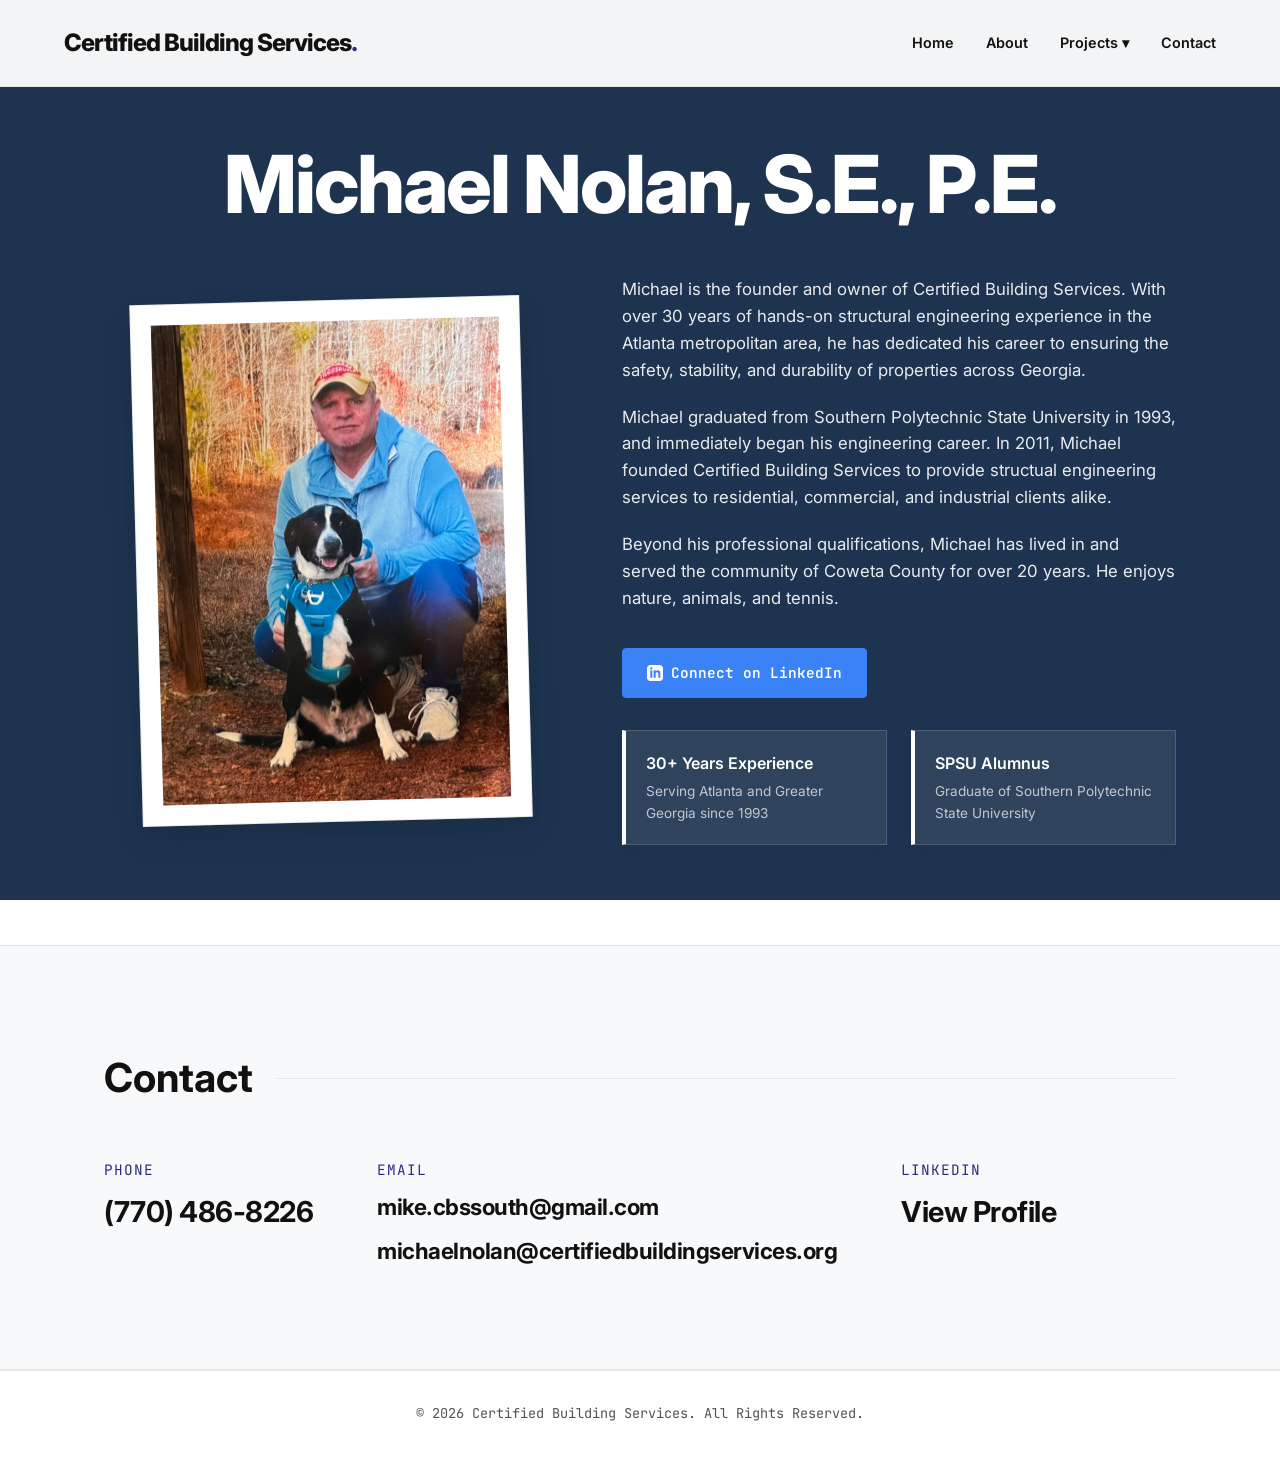
<file: about.html>
<!DOCTYPE html>
<html lang="en">
<head>
    <meta charset="UTF-8">
    <meta name="viewport" content="width=device-width, initial-scale=1.0">
    <title>About the Engineer - Certified Building Services</title>
    <meta name="description" content="Biography and credentials of structural engineer Michael Nolan, founder of Certified Building Services.">
    <link rel="preconnect" href="https://fonts.googleapis.com">
    <link rel="preconnect" href="https://fonts.gstatic.com" crossorigin>
    <link href="https://fonts.googleapis.com/css2?family=Inter:wght@300;400;600;800&family=JetBrains+Mono:wght@400;700&display=swap" rel="stylesheet">
    <link rel="stylesheet" href="style.css">
</head>
<body>
    <nav class="main-nav">
        <div class="logo">Certified Building Services<span>.</span></div>
        <ul class="nav-links">
            <li><a href="index.html">Home</a></li>
            <li><a href="about.html" class="active">About</a></li>
            <li class="dropdown">
                <a href="#projects" style="cursor: default;">Projects ▾</a>
                <ul class="dropdown-content">
                    <li><a href="residential.html">Residential</a></li>
                    <li><a href="forensic.html">Forensic</a></li>
                    <li><a href="industrial.html">Industrial</a></li>
                </ul>
            </li>
            <li><a href="contact.html">Contact</a></li>
        </ul>
    </nav>

    <main>
        <section id="about" class="section" style="padding-top: 140px; margin-bottom: 0;">
            <h1 class="title" style="margin-bottom: 3rem; text-align: center;">Michael Nolan, S.E., P.E.</h1>
            <div class="about-grid">
                <div class="about-image-wrapper">
                    <div class="framed-photo">
                        <img src="michael-nolan.jpeg" alt="Michael Nolan, S.E., P.E.">
                    </div>
                </div>
                <div class="about-content">
                    <p>
                        Michael is the founder and owner of Certified Building Services. With over 30 years of hands-on structural engineering experience in the Atlanta metropolitan area, he has dedicated his career to ensuring the safety, stability, and durability of properties across Georgia.
                    </p>
                    <p>
                        Michael graduated from Southern Polytechnic State University in 1993, and immediately began his engineering career. In 2011, Michael founded Certified Building Services to provide structual engineering services to residential, commercial, and industrial clients alike. 
                    </p>
                    <p>
                        Beyond his professional qualifications, Michael has lived in and served the community of Coweta County for over 20 years. He enjoys nature, animals, and tennis.
                    </p>
                    <a href="https://www.linkedin.com/in/michael-nolan-424974412/" target="_blank" rel="noopener noreferrer" class="btn btn-primary" style="margin-top: 1rem; display: inline-flex; align-items: center; gap: 0.5rem; text-decoration: none;">
                        <svg width="16" height="16" viewBox="0 0 24 24" fill="currentColor">
                            <path d="M19 0h-14c-2.761 0-5 2.239-5 5v14c0 2.761 2.239 5 5 5h14c2.762 0 5-2.239 5-5v-14c0-2.761-2.238-5-5-5zm-11 19h-3v-11h3v11zm-1.5-12.268c-.966 0-1.75-.779-1.75-1.75s.784-1.75 1.75-1.75 1.75.779 1.75 1.75-.784 1.75-1.75 1.75zm13.5 12.268h-3v-5.604c0-3.368-4-3.113-4 0v5.604h-3v-11h3v1.765c1.396-2.586 7-2.777 7 2.476v6.759z"/>
                        </svg>
                        Connect on LinkedIn
                    </a>
                    <div class="about-highlights">
                        <div class="highlight-item">
                            <h5>30+ Years Experience</h5>
                            <p>Serving Atlanta and Greater Georgia since 1993</p>
                        </div>
                        <div class="highlight-item">
                            <h5>SPSU Alumnus</h5>
                            <p>Graduate of Southern Polytechnic State University</p>
                        </div>
                    </div>
                </div>
            </div>
        </section>

        <section id="contact" class="section section-alt" style="margin-top: 0;">
            <h3 class="section-title">Contact</h3>
            <div class="contact-simple">
                <div class="contact-item-simple">
                    <span class="contact-label-simple">Phone</span>
                    <a href="tel:7704868226" class="contact-link-simple">(770) 486-8226</a>
                </div>
                <div class="contact-item-simple">
                    <span class="contact-label-simple">Email</span>
                    <a href="mailto:mike.cbssouth@gmail.com" class="contact-link-simple" style="font-size: clamp(1rem, 2.5vw, 1.4rem);">mike.cbssouth@gmail.com</a>
                    <a href="mailto:michaelnolan@certifiedbuildingservices.org" class="contact-link-simple" style="font-size: clamp(1rem, 2.5vw, 1.4rem);">michaelnolan@certifiedbuildingservices.org</a>
                </div>
                <div class="contact-item-simple">
                    <span class="contact-label-simple">LinkedIn</span>
                    <a href="https://www.linkedin.com/in/michael-nolan-424974412/" target="_blank" rel="noopener noreferrer" class="contact-link-simple">View Profile</a>
                </div>
            </div>
        </section>
    </main>

    <footer>
        <p>&copy; 2026 Certified Building Services. All Rights Reserved.</p>
    </footer>

    <script src="script.js"></script>
</body>
</html>
</file>
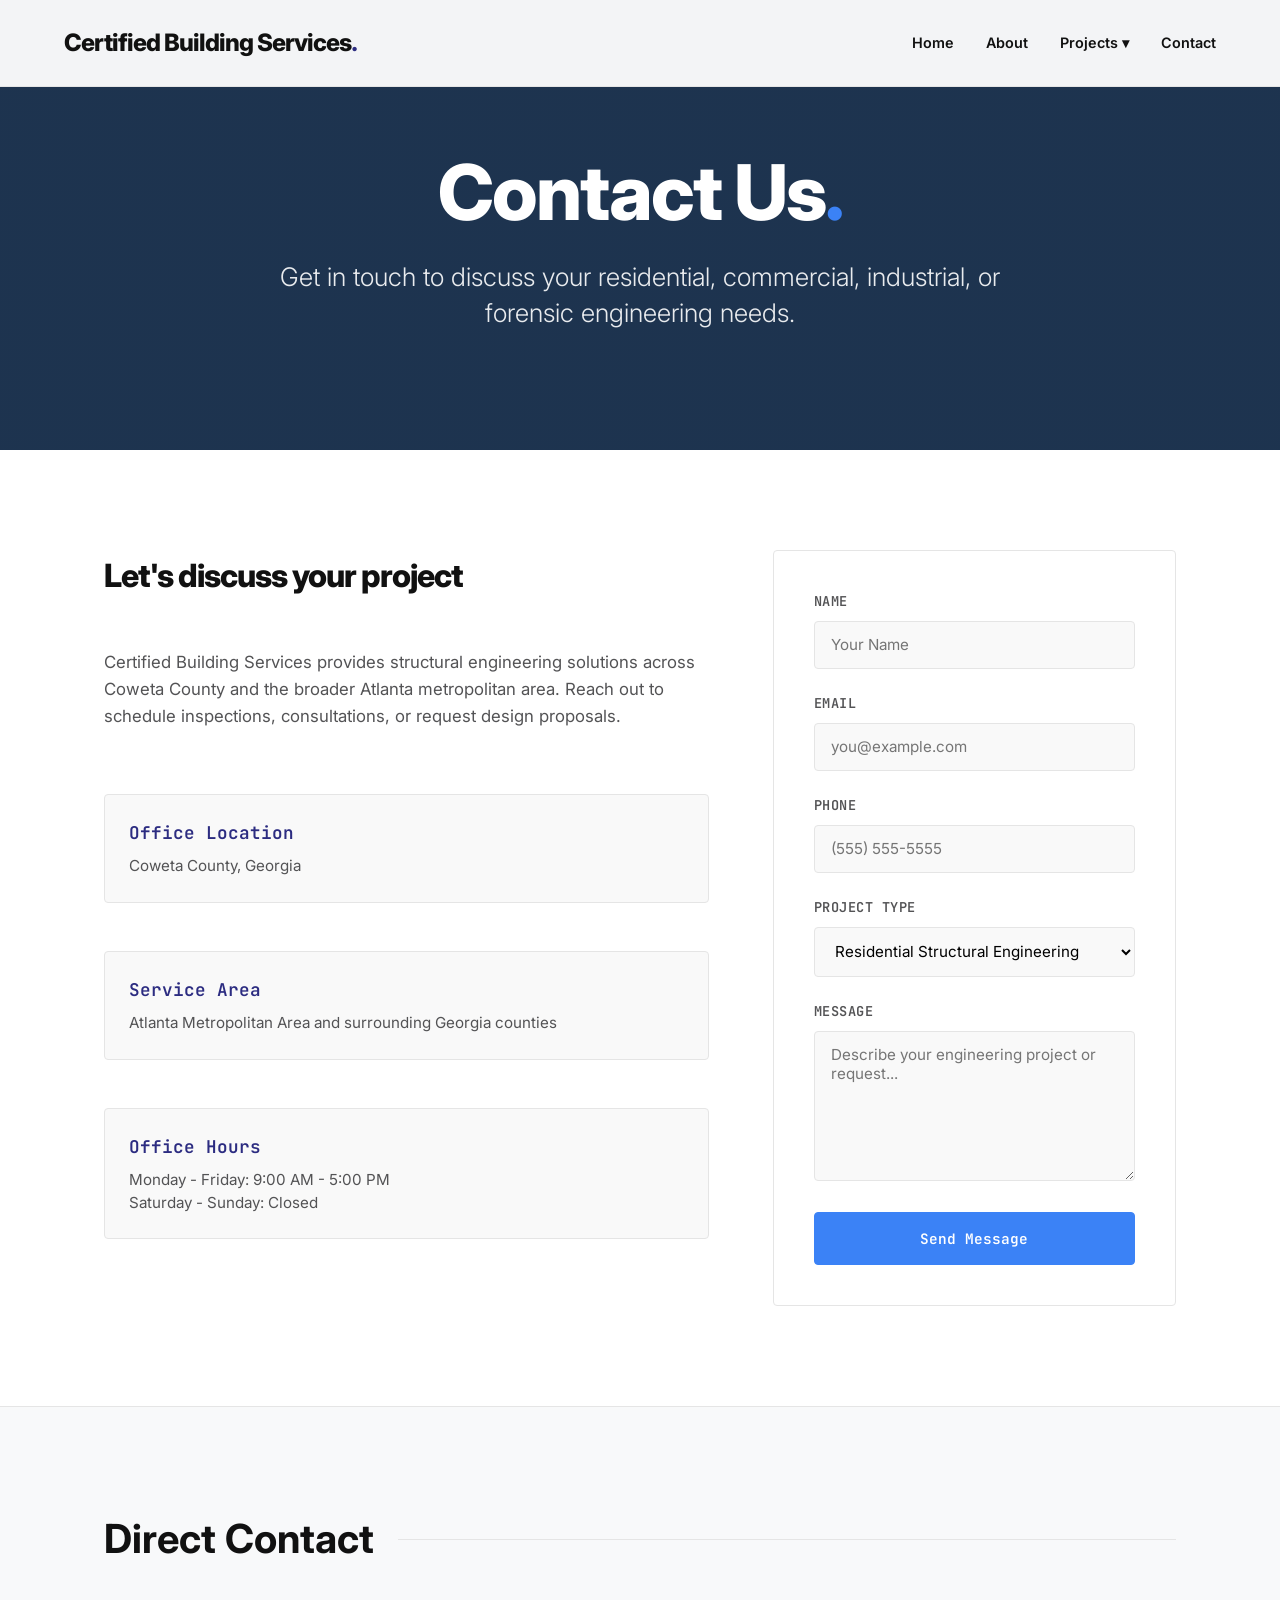
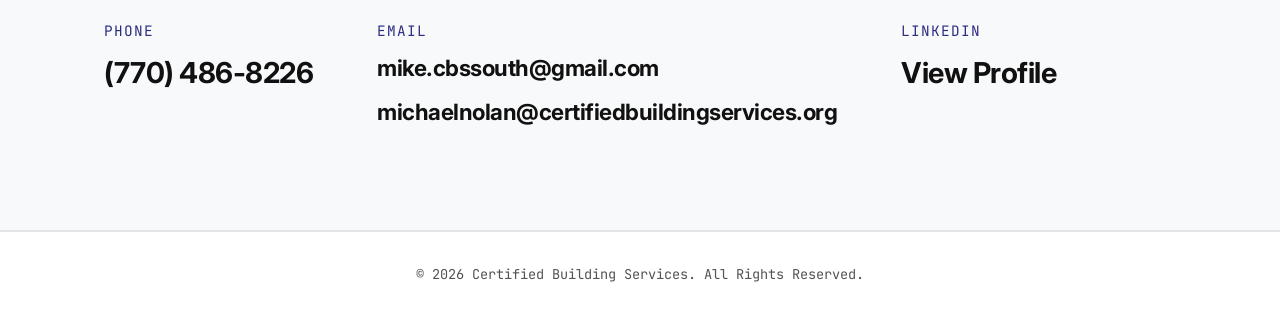
<file: contact.html>
<!DOCTYPE html>
<html lang="en">
<head>
    <meta charset="UTF-8">
    <meta name="viewport" content="width=device-width, initial-scale=1.0">
    <title>Contact Us - Certified Building Services</title>
    <meta name="description" content="Get in touch with Certified Building Services for structural engineering solutions in the Atlanta metro area.">
    <link rel="preconnect" href="https://fonts.googleapis.com">
    <link rel="preconnect" href="https://fonts.gstatic.com" crossorigin>
    <link href="https://fonts.googleapis.com/css2?family=Inter:wght@300;400;600;800&family=JetBrains+Mono:wght@400;700&display=swap" rel="stylesheet">
    <link rel="stylesheet" href="style.css">
</head>
<body>
    <nav class="main-nav">
        <div class="logo">Certified Building Services<span>.</span></div>
        <ul class="nav-links">
            <li><a href="index.html">Home</a></li>
            <li><a href="about.html">About</a></li>
            <li class="dropdown">
                <a href="#projects" style="cursor: default;">Projects ▾</a>
                <ul class="dropdown-content">
                    <li><a href="residential.html">Residential</a></li>
                    <li><a href="forensic.html">Forensic</a></li>
                    <li><a href="industrial.html">Industrial</a></li>
                </ul>
            </li>
            <li><a href="contact.html" class="active">Contact</a></li>
        </ul>
    </nav>

    <main>
        <section class="hero homepage-hero" style="min-height: 50vh;">
            <div class="hero-content">
                <h1 class="hero-title">Contact Us<span>.</span></h1>
                <p class="hero-subtitle">Get in touch to discuss your residential, commercial, industrial, or forensic engineering needs.</p>
            </div>
        </section>

        <section class="section">
            <div class="contact-grid">
                <div class="contact-info-container">
                    <h3 style="font-size: 2rem; font-weight: 800; letter-spacing: -1px; margin-bottom: 1.5rem;">Let's discuss your project</h3>
                    <p style="color: var(--text-secondary); margin-bottom: 2.5rem; font-size: 1.05rem;">
                        Certified Building Services provides structural engineering solutions across Coweta County and the broader Atlanta metropolitan area. Reach out to schedule inspections, consultations, or request design proposals.
                    </p>
                    
                    <div class="info-card">
                        <h4>Office Location</h4>
                        <p>Coweta County, Georgia</p>
                    </div>
                    
                    <div class="info-card" style="margin-top: 1.5rem;">
                        <h4>Service Area</h4>
                        <p>Atlanta Metropolitan Area and surrounding Georgia counties</p>
                    </div>

                    <div class="info-card" style="margin-top: 1.5rem;">
                        <h4>Office Hours</h4>
                        <p>Monday - Friday: 9:00 AM - 5:00 PM</p>
                        <p>Saturday - Sunday: Closed</p>
                    </div>
                </div>

                <div class="contact-form-container" style="border: 1px solid var(--border-color); border-radius: 4px; padding: 2.5rem;">
                    <form action="/submit-contact" method="POST">
                        <div class="form-group">
                            <label for="name">Name</label>
                            <input type="text" id="name" name="name" class="form-control" placeholder="Your Name" required>
                        </div>
                        <div class="form-group">
                            <label for="email">Email</label>
                            <input type="email" id="email" name="email" class="form-control" placeholder="you@example.com" required>
                        </div>
                        <div class="form-group">
                            <label for="phone">Phone</label>
                            <input type="tel" id="phone" name="phone" class="form-control" placeholder="(555) 555-5555" required>
                        </div>
                        <div class="form-group">
                            <label for="project-type">Project Type</label>
                            <select id="project-type" name="project-type" class="form-control" style="background-image: none;">
                                <option value="residential">Residential Structural Engineering</option>
                                <option value="forensic">Forensic Inspection / Investigation</option>
                                <option value="industrial">Industrial Facilities</option>
                                <option value="other">Other Inquiry</option>
                            </select>
                        </div>
                        <div class="form-group">
                            <label for="message">Message</label>
                            <textarea id="message" name="message" class="form-control" placeholder="Describe your engineering project or request..." required></textarea>
                        </div>
                        <button type="submit" class="btn btn-primary" style="width: 100%; border-radius: 4px; padding: 1rem;">Send Message</button>
                    </form>
                </div>
            </div>
        </section>

        <section id="contact" class="section section-alt" style="margin-top: 0;">
            <h3 class="section-title">Direct Contact</h3>
            <div class="contact-simple">
                <div class="contact-item-simple">
                    <span class="contact-label-simple">Phone</span>
                    <a href="tel:7704868226" class="contact-link-simple">(770) 486-8226</a>
                </div>
                <div class="contact-item-simple">
                    <span class="contact-label-simple">Email</span>
                    <a href="mailto:mike.cbssouth@gmail.com" class="contact-link-simple" style="font-size: clamp(1rem, 2.5vw, 1.4rem);">mike.cbssouth@gmail.com</a>
                    <a href="mailto:michaelnolan@certifiedbuildingservices.org" class="contact-link-simple" style="font-size: clamp(1rem, 2.5vw, 1.4rem);">michaelnolan@certifiedbuildingservices.org</a>
                </div>
                <div class="contact-item-simple">
                    <span class="contact-label-simple">LinkedIn</span>
                    <a href="https://www.linkedin.com/in/michael-nolan-424974412/" target="_blank" rel="noopener noreferrer" class="contact-link-simple">View Profile</a>
                </div>
            </div>
        </section>
    </main>

    <footer>
        <p>&copy; 2026 Certified Building Services. All Rights Reserved.</p>
    </footer>

    <script src="script.js"></script>
</body>
</html>
</file>
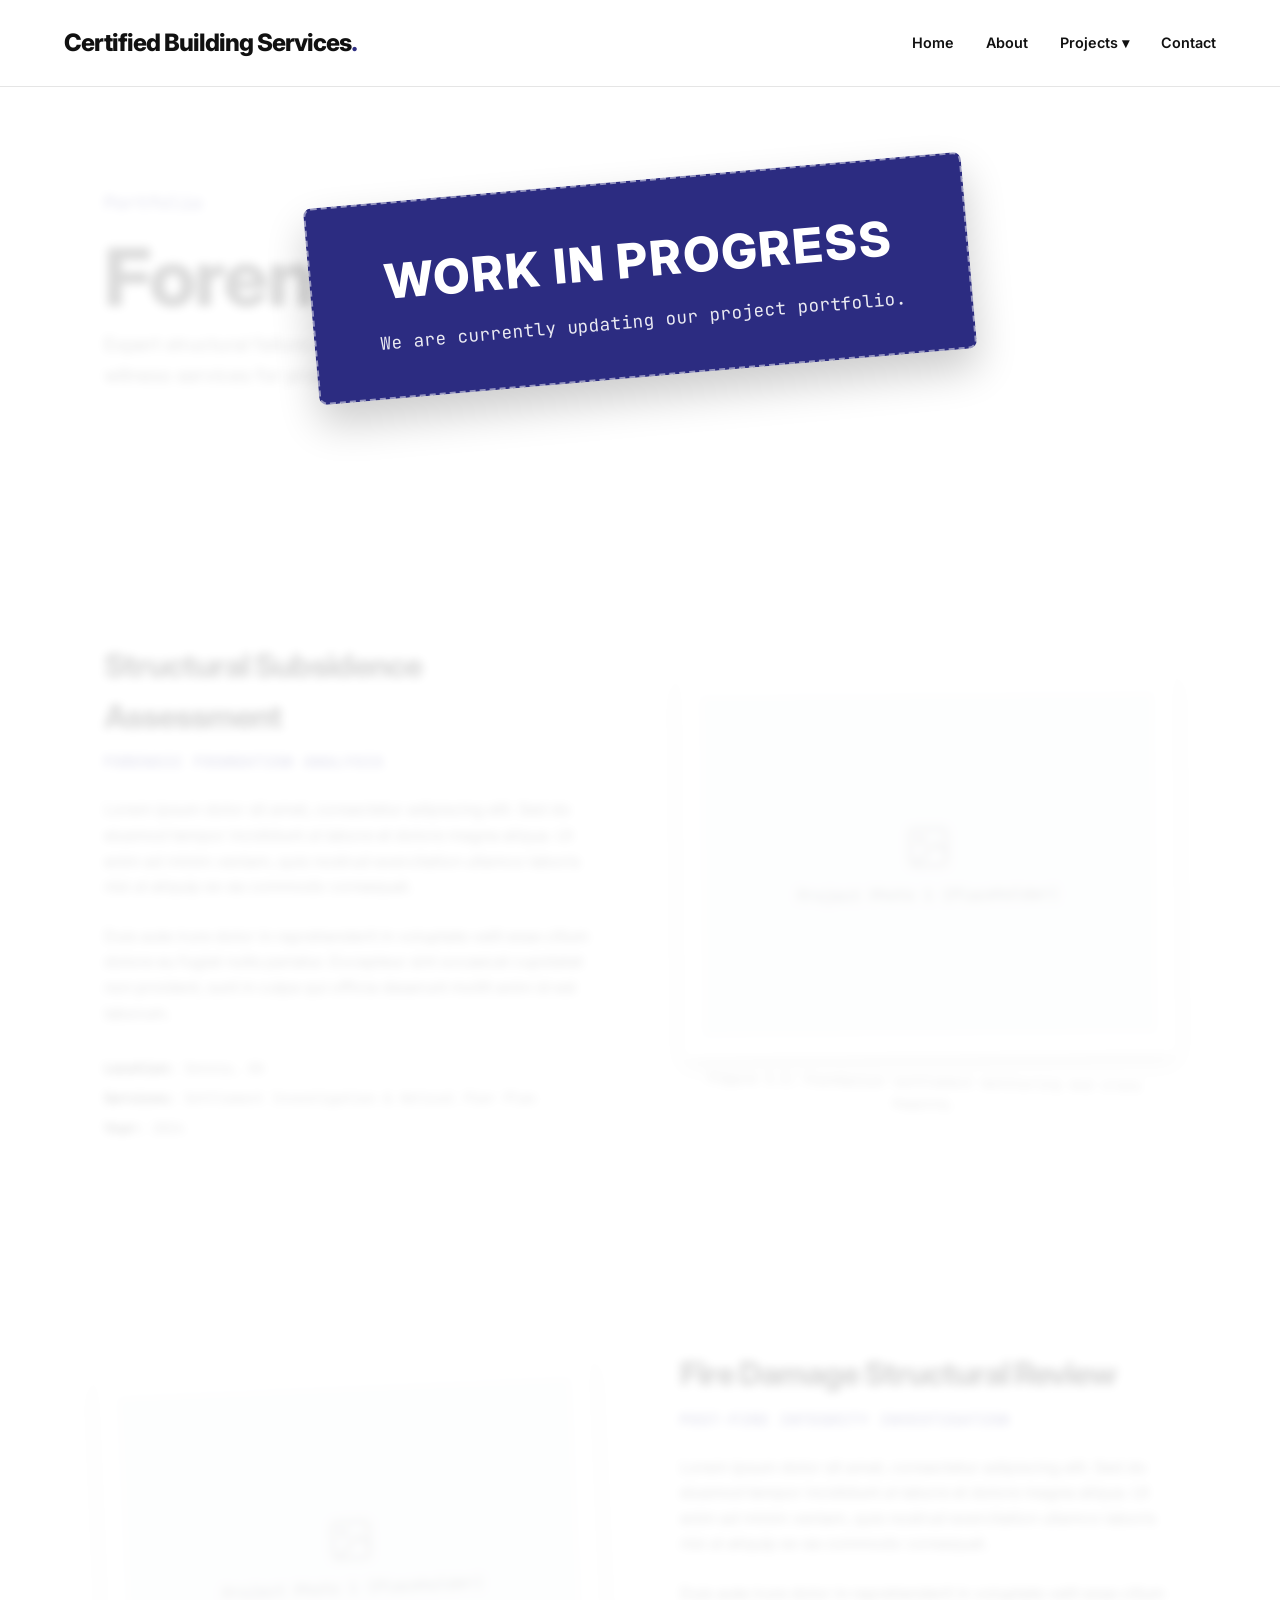
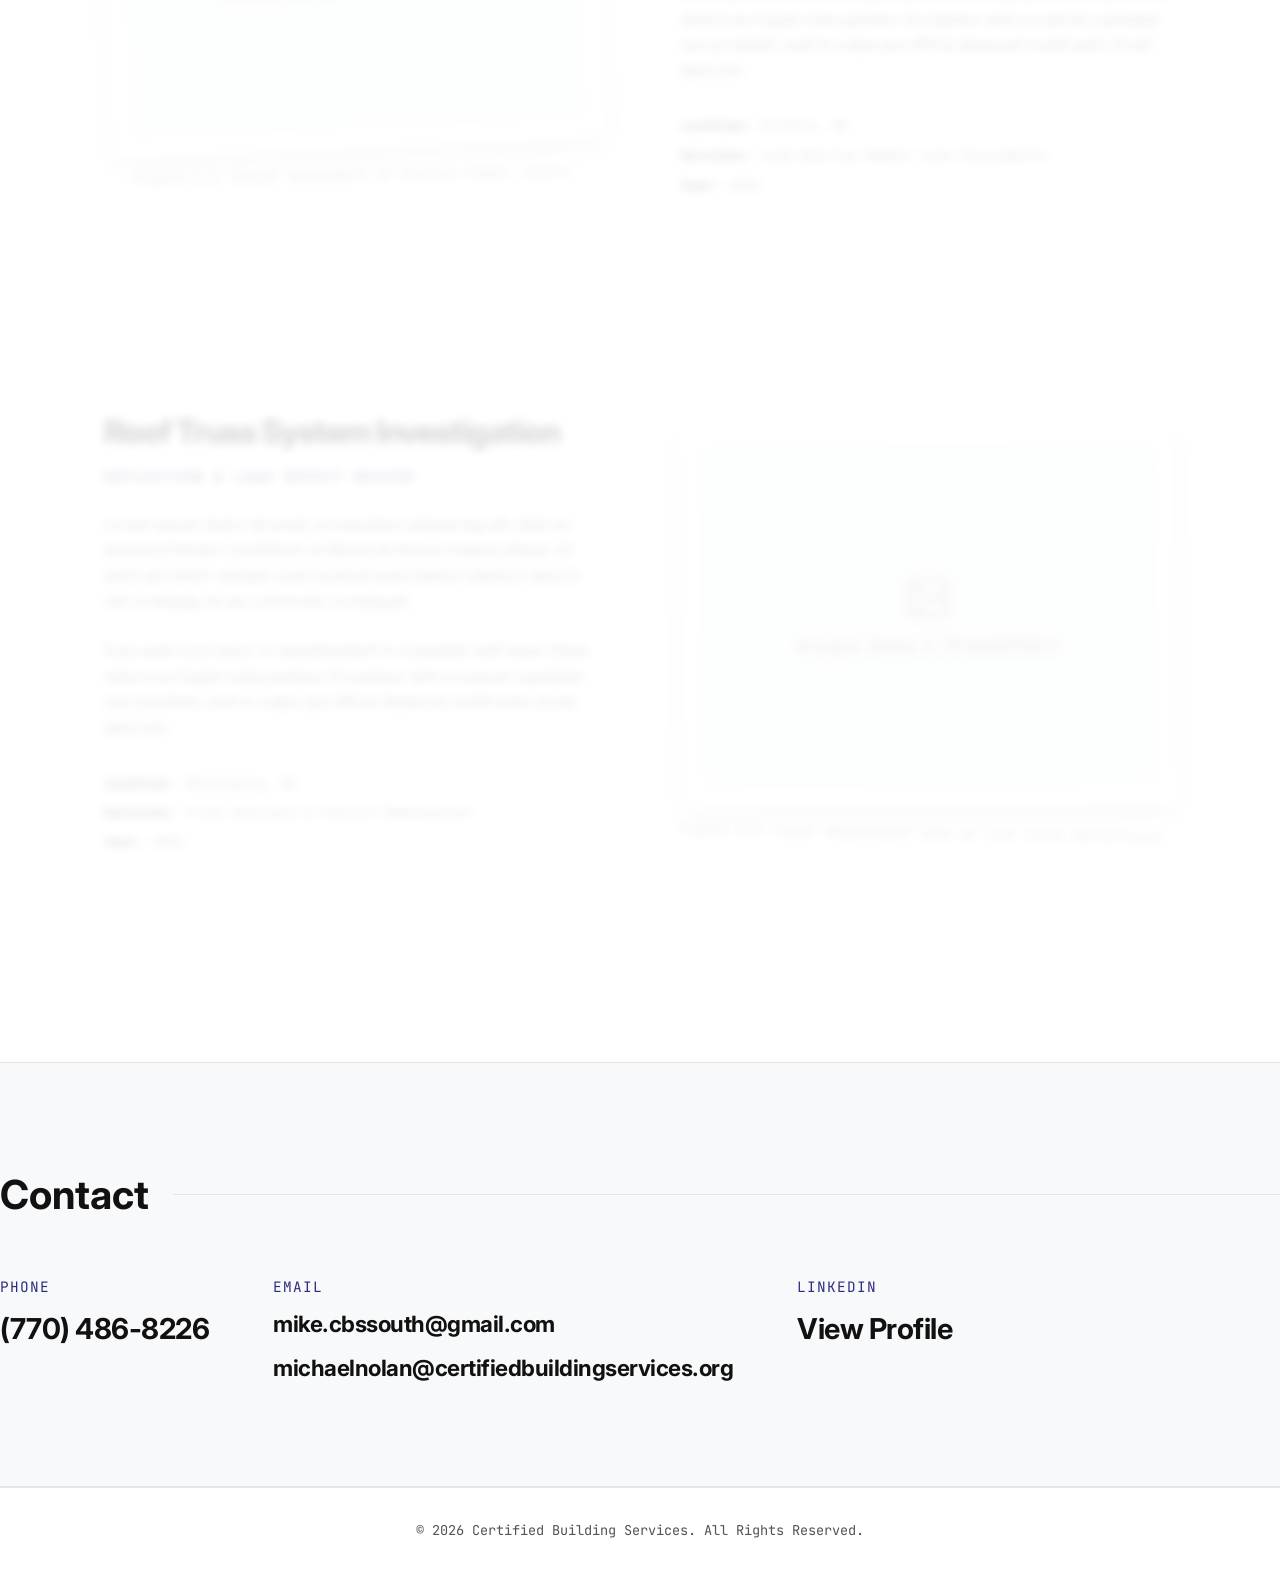
<file: forensic.html>
<!DOCTYPE html>
<html lang="en">
<head>
    <meta charset="UTF-8">
    <meta name="viewport" content="width=device-width, initial-scale=1.0">
    <title>Forensic Engineering | Certified Building Services</title>
    <meta name="description" content="Forensic structural engineering by Certified Building Services.">
    <link rel="preconnect" href="https://fonts.googleapis.com">
    <link rel="preconnect" href="https://fonts.gstatic.com" crossorigin>
    <link href="https://fonts.googleapis.com/css2?family=Inter:wght@300;400;600;800&family=JetBrains+Mono:wght@400;700&display=swap" rel="stylesheet">
    <link rel="stylesheet" href="style.css">
</head>
<body>
    <nav class="main-nav">
        <div class="logo">Certified Building Services<span>.</span></div>
        <ul class="nav-links">
            <li><a href="index.html">Home</a></li>
            <li><a href="about.html">About</a></li>
            <li class="dropdown">
                <a href="#projects" style="cursor: default;">Projects ▾</a>
                <ul class="dropdown-content">
                    <li><a href="residential.html">Residential</a></li>
                    <li><a href="forensic.html">Forensic</a></li>
                    <li><a href="industrial.html">Industrial</a></li>
                </ul>
            </li>
            <li><a href="contact.html">Contact</a></li>
        </ul>
    </nav>

    <main style="position: relative;">
        <div class="wip-overlay" style="z-index: 90; align-items: flex-start; padding-top: 20vh;">
            <div class="wip-content">
                <h2>WORK IN PROGRESS</h2>
                <p>We are currently updating our project portfolio.</p>
            </div>
        </div>
        <section class="hero" style="min-height: 60vh;">
            <div class="hero-content">
                <p class="greeting">Portfolio</p>
                <h1 class="title">Forensic Engineering</h1>
                <p class="description">
                    Expert structural failure analysis, damage assessments, and expert witness services for property disputes.
                </p>
            </div>
        </section>
        
        <section class="projects" style="padding-top: 0;">
            <!-- Project 1 (Bio on Left, Gallery on Right) -->
            <div class="project-row">
                <div class="project-bio">
                    <h3>Structural Subsidence Assessment</h3>
                    <h4>Forensic Foundation Analysis</h4>
                    <p>Lorem ipsum dolor sit amet, consectetur adipiscing elit. Sed do eiusmod tempor incididunt ut labore et dolore magna aliqua. Ut enim ad minim veniam, quis nostrud exercitation ullamco laboris nisi ut aliquip ex ea commodo consequat.</p>
                    <p>Duis aute irure dolor in reprehenderit in voluptate velit esse cillum dolore eu fugiat nulla pariatur. Excepteur sint occaecat cupidatat non proident, sunt in culpa qui officia deserunt mollit anim id est laborum.</p>
                    <ul class="project-meta-list">
                        <li><strong>Location:</strong> Senoia, GA</li>
                        <li><strong>Services:</strong> Settlement Investigation & Helical Pier Plan</li>
                        <li><strong>Year:</strong> 2024</li>
                    </ul>
                </div>
                <div class="project-gallery">
                    <div class="framed-photo-gallery-wrapper">
                        <div class="framed-photo carousel" data-carousel-id="f1">
                            <div class="carousel-slides">
                                <div class="carousel-slide active">
                                    <div class="empty-photo-placeholder">
                                        <svg width="48" height="48" viewBox="0 0 24 24" fill="none" stroke="currentColor" stroke-width="1.5">
                                            <rect x="3" y="3" width="18" height="18" rx="2" ry="2" />
                                            <circle cx="8.5" cy="8.5" r="1.5" />
                                            <polyline points="21 15 16 10 5 21" />
                                        </svg>
                                        <span>Project Photo 1 (Placeholder)</span>
                                    </div>
                                </div>
                                <div class="carousel-slide">
                                    <div class="empty-photo-placeholder">
                                        <svg width="48" height="48" viewBox="0 0 24 24" fill="none" stroke="currentColor" stroke-width="1.5">
                                            <rect x="3" y="3" width="18" height="18" rx="2" ry="2" />
                                            <circle cx="8.5" cy="8.5" r="1.5" />
                                            <polyline points="21 15 16 10 5 21" />
                                        </svg>
                                        <span>Project Photo 2 (Placeholder)</span>
                                    </div>
                                </div>
                                <div class="carousel-slide">
                                    <div class="empty-photo-placeholder">
                                        <svg width="48" height="48" viewBox="0 0 24 24" fill="none" stroke="currentColor" stroke-width="1.5">
                                            <rect x="3" y="3" width="18" height="18" rx="2" ry="2" />
                                            <circle cx="8.5" cy="8.5" r="1.5" />
                                            <polyline points="21 15 16 10 5 21" />
                                        </svg>
                                        <span>Project Photo 3 (Placeholder)</span>
                                    </div>
                                </div>
                            </div>
                            <button class="carousel-arrow prev" onclick="changeSlide('f1', -1)">&larr;</button>
                            <button class="carousel-arrow next" onclick="changeSlide('f1', 1)">&rarr;</button>
                        </div>
                        <p class="photo-caption">Figure 1.1: Foundation settlement monitoring and crack mapping.</p>
                    </div>
                </div>
            </div>

            <!-- Project 2 (Gallery on Left, Bio on Right) -->
            <div class="project-row">
                <div class="project-gallery">
                    <div class="framed-photo-gallery-wrapper">
                        <div class="framed-photo carousel" data-carousel-id="f2">
                            <div class="carousel-slides">
                                <div class="carousel-slide active">
                                    <div class="empty-photo-placeholder">
                                        <svg width="48" height="48" viewBox="0 0 24 24" fill="none" stroke="currentColor" stroke-width="1.5">
                                            <rect x="3" y="3" width="18" height="18" rx="2" ry="2" />
                                            <circle cx="8.5" cy="8.5" r="1.5" />
                                            <polyline points="21 15 16 10 5 21" />
                                        </svg>
                                        <span>Project Photo 1 (Placeholder)</span>
                                    </div>
                                </div>
                                <div class="carousel-slide">
                                    <div class="empty-photo-placeholder">
                                        <svg width="48" height="48" viewBox="0 0 24 24" fill="none" stroke="currentColor" stroke-width="1.5">
                                            <rect x="3" y="3" width="18" height="18" rx="2" ry="2" />
                                            <circle cx="8.5" cy="8.5" r="1.5" />
                                            <polyline points="21 15 16 10 5 21" />
                                        </svg>
                                        <span>Project Photo 2 (Placeholder)</span>
                                    </div>
                                </div>
                                <div class="carousel-slide">
                                    <div class="empty-photo-placeholder">
                                        <svg width="48" height="48" viewBox="0 0 24 24" fill="none" stroke="currentColor" stroke-width="1.5">
                                            <rect x="3" y="3" width="18" height="18" rx="2" ry="2" />
                                            <circle cx="8.5" cy="8.5" r="1.5" />
                                            <polyline points="21 15 16 10 5 21" />
                                        </svg>
                                        <span>Project Photo 3 (Placeholder)</span>
                                    </div>
                                </div>
                            </div>
                            <button class="carousel-arrow prev" onclick="changeSlide('f2', -1)">&larr;</button>
                            <button class="carousel-arrow next" onclick="changeSlide('f2', 1)">&rarr;</button>
                        </div>
                        <p class="photo-caption">Figure 2.1: Visual assessment of charred timber joists.</p>
                    </div>
                </div>
                <div class="project-bio">
                    <h3>Fire Damage Structural Review</h3>
                    <h4>Post-Fire Integrity Investigation</h4>
                    <p>Lorem ipsum dolor sit amet, consectetur adipiscing elit. Sed do eiusmod tempor incididunt ut labore et dolore magna aliqua. Ut enim ad minim veniam, quis nostrud exercitation ullamco laboris nisi ut aliquip ex ea commodo consequat.</p>
                    <p>Duis aute irure dolor in reprehenderit in voluptate velit esse cillum dolore eu fugiat nulla pariatur. Excepteur sint occaecat cupidatat non proident, sunt in culpa qui officia deserunt mollit anim id est laborum.</p>
                    <ul class="project-meta-list">
                        <li><strong>Location:</strong> Griffin, GA</li>
                        <li><strong>Services:</strong> Load-Bearing Member Load Assessments</li>
                        <li><strong>Year:</strong> 2023</li>
                    </ul>
                </div>
            </div>

            <!-- Project 3 (Bio on Left, Gallery on Right) -->
            <div class="project-row">
                <div class="project-bio">
                    <h3>Roof Truss System Investigation</h3>
                    <h4>Deflection & Load Defect Review</h4>
                    <p>Lorem ipsum dolor sit amet, consectetur adipiscing elit. Sed do eiusmod tempor incididunt ut labore et dolore magna aliqua. Ut enim ad minim veniam, quis nostrud exercitation ullamco laboris nisi ut aliquip ex ea commodo consequat.</p>
                    <p>Duis aute irure dolor in reprehenderit in voluptate velit esse cillum dolore eu fugiat nulla pariatur. Excepteur sint occaecat cupidatat non proident, sunt in culpa qui officia deserunt mollit anim id est laborum.</p>
                    <ul class="project-meta-list">
                        <li><strong>Location:</strong> Sharpsburg, GA</li>
                        <li><strong>Services:</strong> Truss Analysis & Failure Remediation</li>
                        <li><strong>Year:</strong> 2024</li>
                    </ul>
                </div>
                <div class="project-gallery">
                    <div class="framed-photo-gallery-wrapper">
                        <div class="framed-photo carousel" data-carousel-id="f3">
                            <div class="carousel-slides">
                                <div class="carousel-slide active">
                                    <div class="empty-photo-placeholder">
                                        <svg width="48" height="48" viewBox="0 0 24 24" fill="none" stroke="currentColor" stroke-width="1.5">
                                            <rect x="3" y="3" width="18" height="18" rx="2" ry="2" />
                                            <circle cx="8.5" cy="8.5" r="1.5" />
                                            <polyline points="21 15 16 10 5 21" />
                                        </svg>
                                        <span>Project Photo 1 (Placeholder)</span>
                                    </div>
                                </div>
                                <div class="carousel-slide">
                                    <div class="empty-photo-placeholder">
                                        <svg width="48" height="48" viewBox="0 0 24 24" fill="none" stroke="currentColor" stroke-width="1.5">
                                            <rect x="3" y="3" width="18" height="18" rx="2" ry="2" />
                                            <circle cx="8.5" cy="8.5" r="1.5" />
                                            <polyline points="21 15 16 10 5 21" />
                                        </svg>
                                        <span>Project Photo 2 (Placeholder)</span>
                                    </div>
                                </div>
                                <div class="carousel-slide">
                                    <div class="empty-photo-placeholder">
                                        <svg width="48" height="48" viewBox="0 0 24 24" fill="none" stroke="currentColor" stroke-width="1.5">
                                            <rect x="3" y="3" width="18" height="18" rx="2" ry="2" />
                                            <circle cx="8.5" cy="8.5" r="1.5" />
                                            <polyline points="21 15 16 10 5 21" />
                                        </svg>
                                        <span>Project Photo 3 (Placeholder)</span>
                                    </div>
                                </div>
                            </div>
                            <button class="carousel-arrow prev" onclick="changeSlide('f3', -1)">&larr;</button>
                            <button class="carousel-arrow next" onclick="changeSlide('f3', 1)">&rarr;</button>
                        </div>
                        <p class="photo-caption">Figure 3.1: Laser measurement scan of roof truss deflections.</p>
                    </div>
                </div>
            </div>
        </section>
    </main>

    <section id="contact" class="section section-alt" style="margin-top: 0;">
        <h3 class="section-title">Contact</h3>
        <div class="contact-simple">
            <div class="contact-item-simple">
                <span class="contact-label-simple">Phone</span>
                <a href="tel:7704868226" class="contact-link-simple">(770) 486-8226</a>
            </div>
            <div class="contact-item-simple">
                <span class="contact-label-simple">Email</span>
                <a href="mailto:mike.cbssouth@gmail.com" class="contact-link-simple" style="font-size: clamp(1rem, 2.5vw, 1.4rem);">mike.cbssouth@gmail.com</a>
                <a href="mailto:michaelnolan@certifiedbuildingservices.org" class="contact-link-simple" style="font-size: clamp(1rem, 2.5vw, 1.4rem);">michaelnolan@certifiedbuildingservices.org</a>
            </div>
            <div class="contact-item-simple">
                <span class="contact-label-simple">LinkedIn</span>
                <a href="https://www.linkedin.com/in/michael-nolan-424974412/" target="_blank" rel="noopener noreferrer" class="contact-link-simple">View Profile</a>
            </div>
        </div>
    </section>

    <footer>
        <p>&copy; 2026 Certified Building Services. All Rights Reserved.</p>
    </footer>

    <script src="script.js"></script>
</body>
</html>
</file>
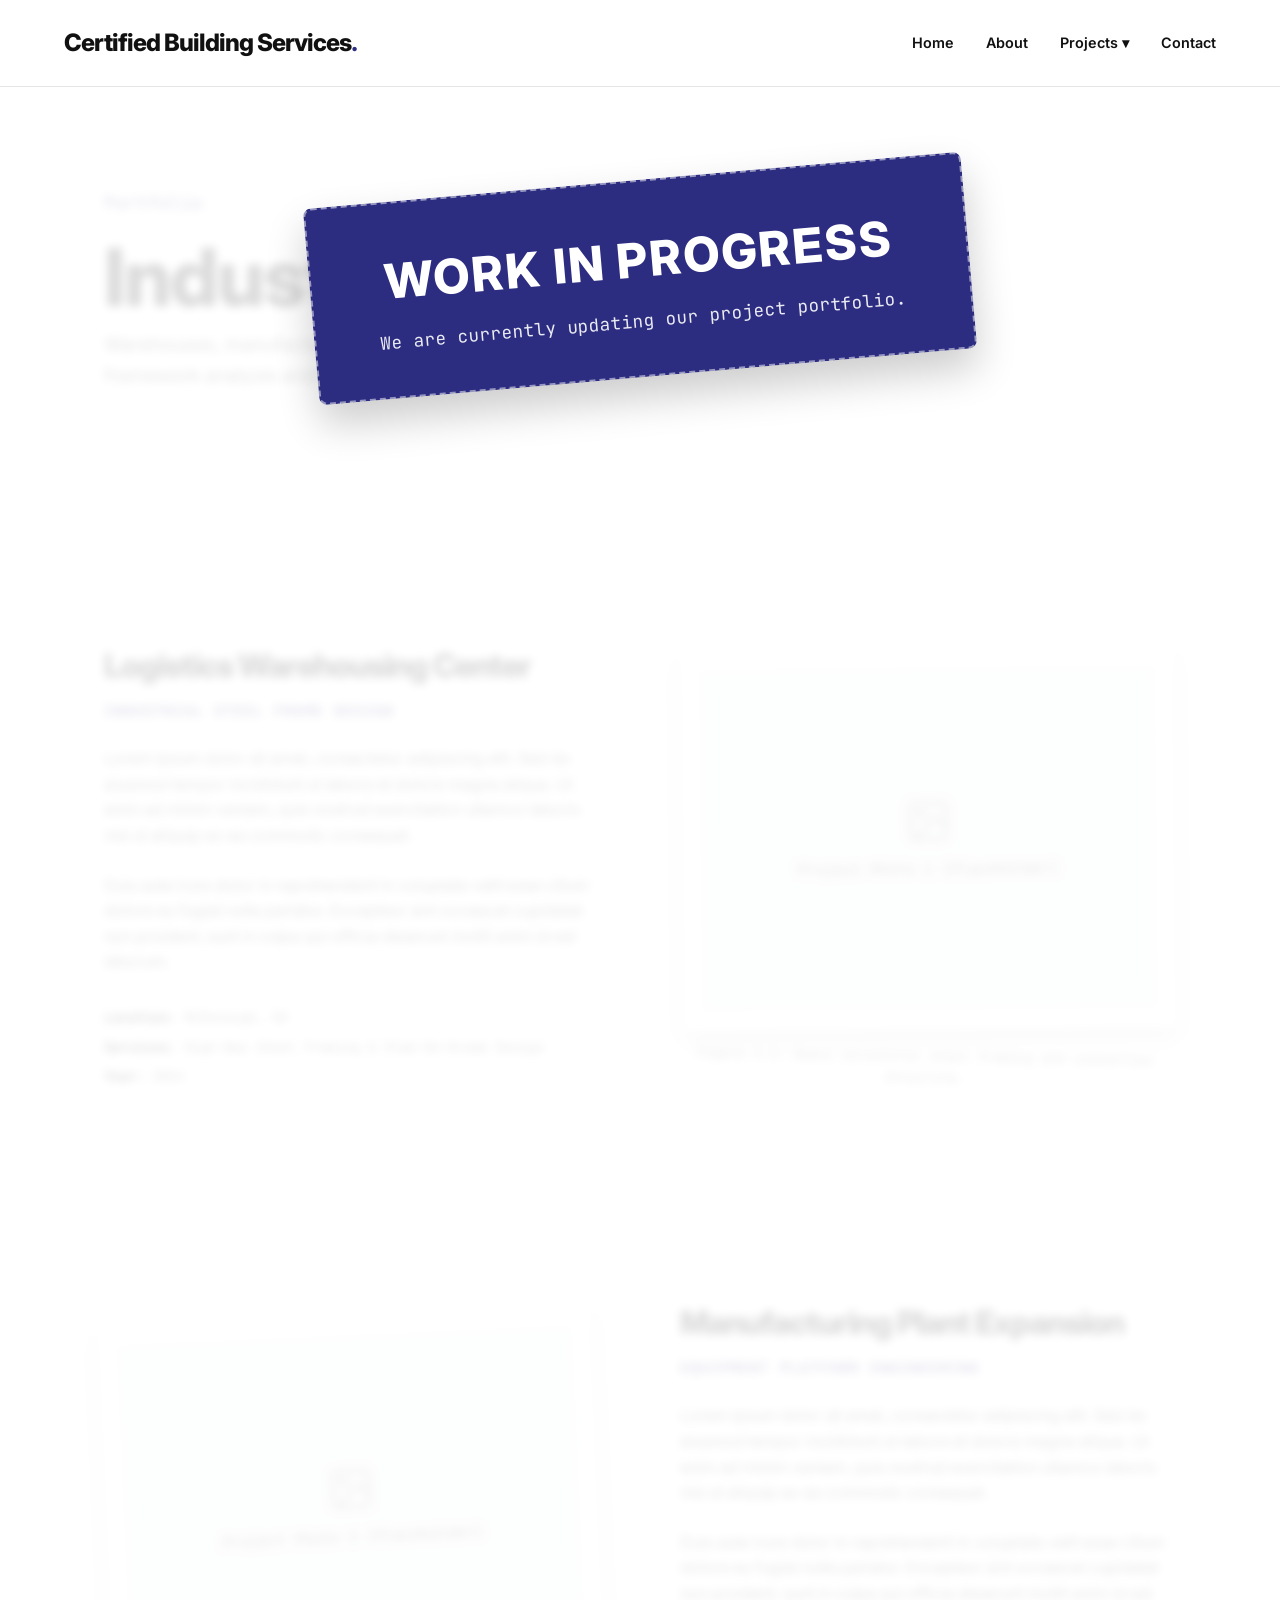
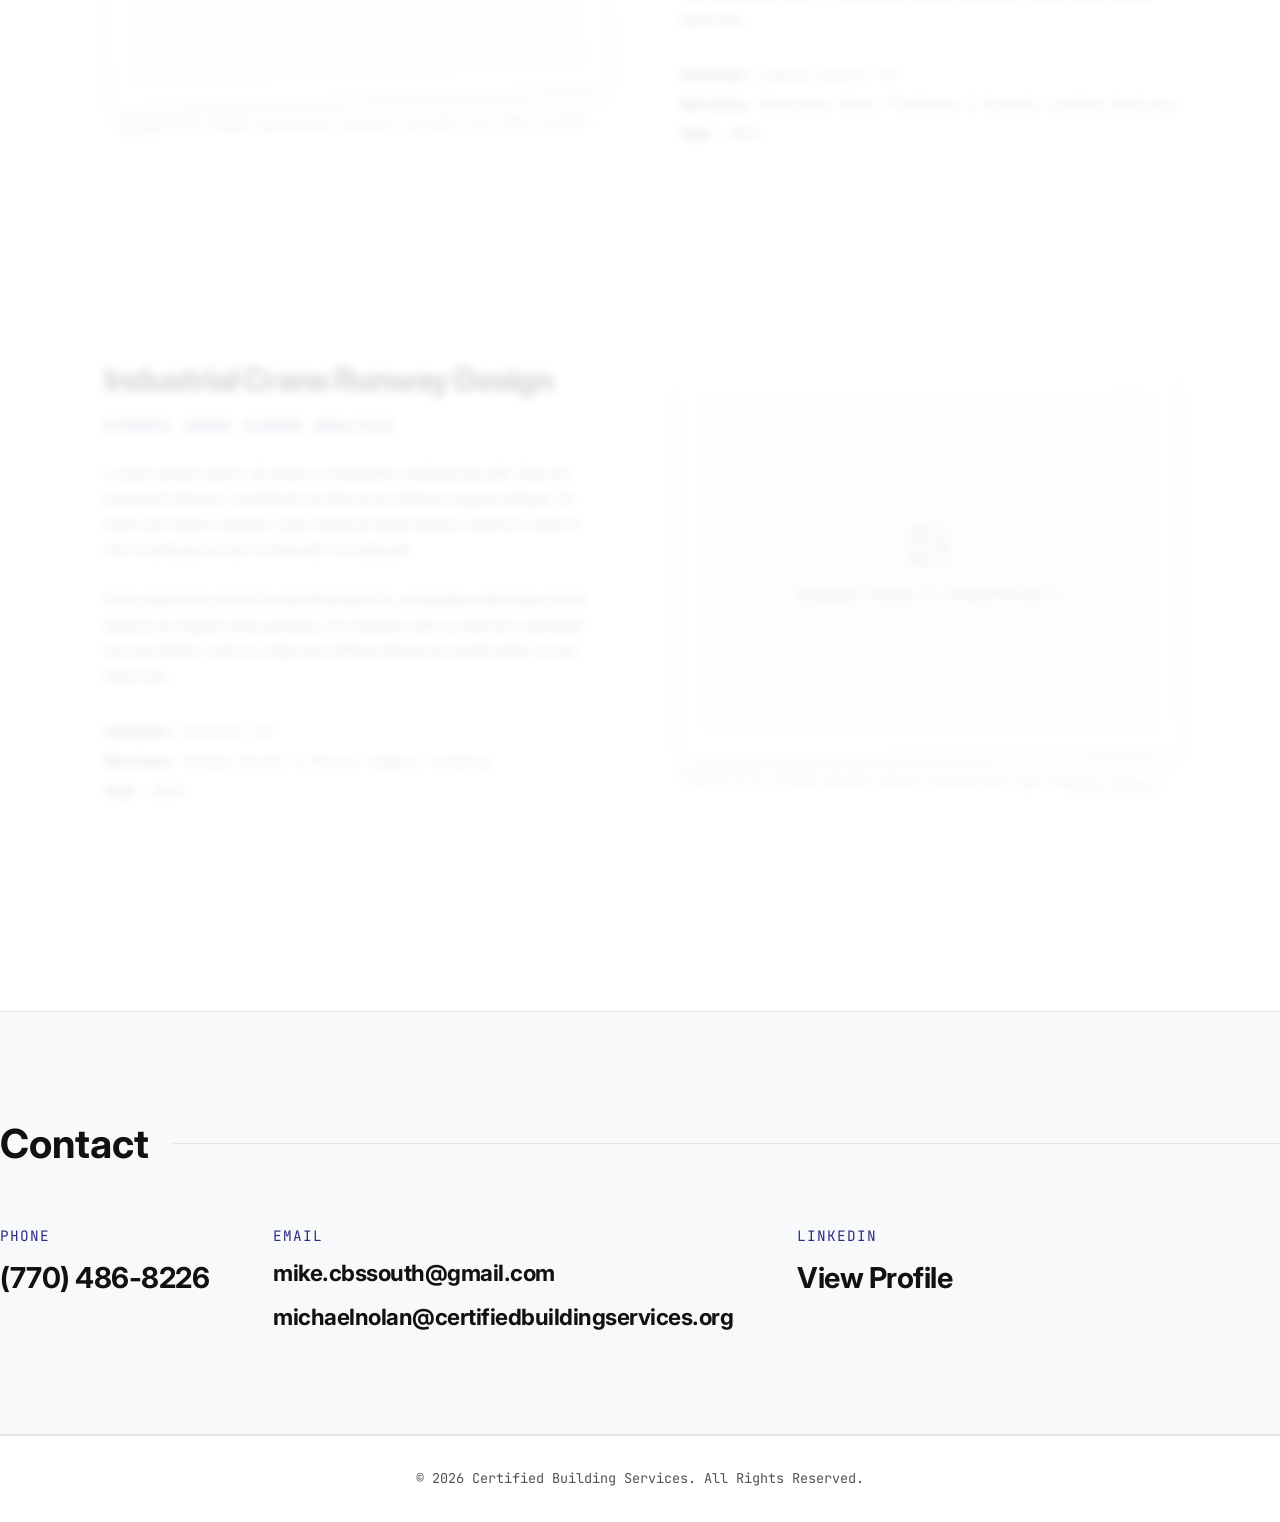
<file: industrial.html>
<!DOCTYPE html>
<html lang="en">
<head>
    <meta charset="UTF-8">
    <meta name="viewport" content="width=device-width, initial-scale=1.0">
    <title>Industrial Projects | Certified Building Services</title>
    <meta name="description" content="Industrial structural engineering projects by Certified Building Services.">
    <link rel="preconnect" href="https://fonts.googleapis.com">
    <link rel="preconnect" href="https://fonts.gstatic.com" crossorigin>
    <link href="https://fonts.googleapis.com/css2?family=Inter:wght@300;400;600;800&family=JetBrains+Mono:wght@400;700&display=swap" rel="stylesheet">
    <link rel="stylesheet" href="style.css">
</head>
<body>
    <nav class="main-nav">
        <div class="logo">Certified Building Services<span>.</span></div>
        <ul class="nav-links">
            <li><a href="index.html">Home</a></li>
            <li><a href="about.html">About</a></li>
            <li class="dropdown">
                <a href="#projects" style="cursor: default;">Projects ▾</a>
                <ul class="dropdown-content">
                    <li><a href="residential.html">Residential</a></li>
                    <li><a href="forensic.html">Forensic</a></li>
                    <li><a href="industrial.html">Industrial</a></li>
                </ul>
            </li>
            <li><a href="contact.html">Contact</a></li>
        </ul>
    </nav>

    <main style="position: relative;">
        <div class="wip-overlay" style="z-index: 90; align-items: flex-start; padding-top: 20vh;">
            <div class="wip-content">
                <h2>WORK IN PROGRESS</h2>
                <p>We are currently updating our project portfolio.</p>
            </div>
        </div>
        <section class="hero" style="min-height: 60vh;">
            <div class="hero-content">
                <p class="greeting">Portfolio</p>
                <h1 class="title">Industrial Projects</h1>
                <p class="description">
                    Warehouses, manufacturing facilities, and heavy-duty structural framework analysis and design.
                </p>
            </div>
        </section>
        
        <section class="projects" style="padding-top: 0;">
            <!-- Project 1 (Bio on Left, Gallery on Right) -->
            <div class="project-row">
                <div class="project-bio">
                    <h3>Logistics Warehousing Center</h3>
                    <h4>Industrial Steel Frame Design</h4>
                    <p>Lorem ipsum dolor sit amet, consectetur adipiscing elit. Sed do eiusmod tempor incididunt ut labore et dolore magna aliqua. Ut enim ad minim veniam, quis nostrud exercitation ullamco laboris nisi ut aliquip ex ea commodo consequat.</p>
                    <p>Duis aute irure dolor in reprehenderit in voluptate velit esse cillum dolore eu fugiat nulla pariatur. Excepteur sint occaecat cupidatat non proident, sunt in culpa qui officia deserunt mollit anim id est laborum.</p>
                    <ul class="project-meta-list">
                        <li><strong>Location:</strong> McDonough, GA</li>
                        <li><strong>Services:</strong> High-Bay Steel Framing & Slab-On-Grade Design</li>
                        <li><strong>Year:</strong> 2024</li>
                    </ul>
                </div>
                <div class="project-gallery">
                    <div class="framed-photo-gallery-wrapper">
                        <div class="framed-photo carousel" data-carousel-id="i1">
                            <div class="carousel-slides">
                                <div class="carousel-slide active">
                                    <div class="empty-photo-placeholder">
                                        <svg width="48" height="48" viewBox="0 0 24 24" fill="none" stroke="currentColor" stroke-width="1.5">
                                            <rect x="3" y="3" width="18" height="18" rx="2" ry="2" />
                                            <circle cx="8.5" cy="8.5" r="1.5" />
                                            <polyline points="21 15 16 10 5 21" />
                                        </svg>
                                        <span>Project Photo 1 (Placeholder)</span>
                                    </div>
                                </div>
                                <div class="carousel-slide">
                                    <div class="empty-photo-placeholder">
                                        <svg width="48" height="48" viewBox="0 0 24 24" fill="none" stroke="currentColor" stroke-width="1.5">
                                            <rect x="3" y="3" width="18" height="18" rx="2" ry="2" />
                                            <circle cx="8.5" cy="8.5" r="1.5" />
                                            <polyline points="21 15 16 10 5 21" />
                                        </svg>
                                        <span>Project Photo 2 (Placeholder)</span>
                                    </div>
                                </div>
                                <div class="carousel-slide">
                                    <div class="empty-photo-placeholder">
                                        <svg width="48" height="48" viewBox="0 0 24 24" fill="none" stroke="currentColor" stroke-width="1.5">
                                            <rect x="3" y="3" width="18" height="18" rx="2" ry="2" />
                                            <circle cx="8.5" cy="8.5" r="1.5" />
                                            <polyline points="21 15 16 10 5 21" />
                                        </svg>
                                        <span>Project Photo 3 (Placeholder)</span>
                                    </div>
                                </div>
                            </div>
                            <button class="carousel-arrow prev" onclick="changeSlide('i1', -1)">&larr;</button>
                            <button class="carousel-arrow next" onclick="changeSlide('i1', 1)">&rarr;</button>
                        </div>
                        <p class="photo-caption">Figure 1.1: Heavy structural steel framing and connection detailing.</p>
                    </div>
                </div>
            </div>

            <!-- Project 2 (Gallery on Left, Bio on Right) -->
            <div class="project-row">
                <div class="project-gallery">
                    <div class="framed-photo-gallery-wrapper">
                        <div class="framed-photo carousel" data-carousel-id="i2">
                            <div class="carousel-slides">
                                <div class="carousel-slide active">
                                    <div class="empty-photo-placeholder">
                                        <svg width="48" height="48" viewBox="0 0 24 24" fill="none" stroke="currentColor" stroke-width="1.5">
                                            <rect x="3" y="3" width="18" height="18" rx="2" ry="2" />
                                            <circle cx="8.5" cy="8.5" r="1.5" />
                                            <polyline points="21 15 16 10 5 21" />
                                        </svg>
                                        <span>Project Photo 1 (Placeholder)</span>
                                    </div>
                                </div>
                                <div class="carousel-slide">
                                    <div class="empty-photo-placeholder">
                                        <svg width="48" height="48" viewBox="0 0 24 24" fill="none" stroke="currentColor" stroke-width="1.5">
                                            <rect x="3" y="3" width="18" height="18" rx="2" ry="2" />
                                            <circle cx="8.5" cy="8.5" r="1.5" />
                                            <polyline points="21 15 16 10 5 21" />
                                        </svg>
                                        <span>Project Photo 2 (Placeholder)</span>
                                    </div>
                                </div>
                                <div class="carousel-slide">
                                    <div class="empty-photo-placeholder">
                                        <svg width="48" height="48" viewBox="0 0 24 24" fill="none" stroke="currentColor" stroke-width="1.5">
                                            <rect x="3" y="3" width="18" height="18" rx="2" ry="2" />
                                            <circle cx="8.5" cy="8.5" r="1.5" />
                                            <polyline points="21 15 16 10 5 21" />
                                        </svg>
                                        <span>Project Photo 3 (Placeholder)</span>
                                    </div>
                                </div>
                            </div>
                            <button class="carousel-arrow prev" onclick="changeSlide('i2', -1)">&larr;</button>
                            <button class="carousel-arrow next" onclick="changeSlide('i2', 1)">&rarr;</button>
                        </div>
                        <p class="photo-caption">Figure 2.1: Steel mezzanine support columns and base plates.</p>
                    </div>
                </div>
                <div class="project-bio">
                    <h3>Manufacturing Plant Expansion</h3>
                    <h4>Equipment Platform Engineering</h4>
                    <p>Lorem ipsum dolor sit amet, consectetur adipiscing elit. Sed do eiusmod tempor incididunt ut labore et dolore magna aliqua. Ut enim ad minim veniam, quis nostrud exercitation ullamco laboris nisi ut aliquip ex ea commodo consequat.</p>
                    <p>Duis aute irure dolor in reprehenderit in voluptate velit esse cillum dolore eu fugiat nulla pariatur. Excepteur sint occaecat cupidatat non proident, sunt in culpa qui officia deserunt mollit anim id est laborum.</p>
                    <ul class="project-meta-list">
                        <li><strong>Location:</strong> Coweta County, GA</li>
                        <li><strong>Services:</strong> Mezzanine Steel Platforms & Dynamic Loading Analysis</li>
                        <li><strong>Year:</strong> 2023</li>
                    </ul>
                </div>
            </div>

            <!-- Project 3 (Bio on Left, Gallery on Right) -->
            <div class="project-row">
                <div class="project-bio">
                    <h3>Industrial Crane Runway Design</h3>
                    <h4>Dynamic Crane Girder Analysis</h4>
                    <p>Lorem ipsum dolor sit amet, consectetur adipiscing elit. Sed do eiusmod tempor incididunt ut labore et dolore magna aliqua. Ut enim ad minim veniam, quis nostrud exercitation ullamco laboris nisi ut aliquip ex ea commodo consequat.</p>
                    <p>Duis aute irure dolor in reprehenderit in voluptate velit esse cillum dolore eu fugiat nulla pariatur. Excepteur sint occaecat cupidatat non proident, sunt in culpa qui officia deserunt mollit anim id est laborum.</p>
                    <ul class="project-meta-list">
                        <li><strong>Location:</strong> Atlanta, GA</li>
                        <li><strong>Services:</strong> Runway Girder & Portal Support Framing</li>
                        <li><strong>Year:</strong> 2024</li>
                    </ul>
                </div>
                <div class="project-gallery">
                    <div class="framed-photo-gallery-wrapper">
                        <div class="framed-photo carousel" data-carousel-id="i3">
                            <div class="carousel-slides">
                                <div class="carousel-slide active">
                                    <div class="empty-photo-placeholder">
                                        <svg width="48" height="48" viewBox="0 0 24 24" fill="none" stroke="currentColor" stroke-width="1.5">
                                            <rect x="3" y="3" width="18" height="18" rx="2" ry="2" />
                                            <circle cx="8.5" cy="8.5" r="1.5" />
                                            <polyline points="21 15 16 10 5 21" />
                                        </svg>
                                        <span>Project Photo 1 (Placeholder)</span>
                                    </div>
                                </div>
                                <div class="carousel-slide">
                                    <div class="empty-photo-placeholder">
                                        <svg width="48" height="48" viewBox="0 0 24 24" fill="none" stroke="currentColor" stroke-width="1.5">
                                            <rect x="3" y="3" width="18" height="18" rx="2" ry="2" />
                                            <circle cx="8.5" cy="8.5" r="1.5" />
                                            <polyline points="21 15 16 10 5 21" />
                                        </svg>
                                        <span>Project Photo 2 (Placeholder)</span>
                                    </div>
                                </div>
                                <div class="carousel-slide">
                                    <div class="empty-photo-placeholder">
                                        <svg width="48" height="48" viewBox="0 0 24 24" fill="none" stroke="currentColor" stroke-width="1.5">
                                            <rect x="3" y="3" width="18" height="18" rx="2" ry="2" />
                                            <circle cx="8.5" cy="8.5" r="1.5" />
                                            <polyline points="21 15 16 10 5 21" />
                                        </svg>
                                        <span>Project Photo 3 (Placeholder)</span>
                                    </div>
                                </div>
                            </div>
                            <button class="carousel-arrow prev" onclick="changeSlide('i3', -1)">&larr;</button>
                            <button class="carousel-arrow next" onclick="changeSlide('i3', 1)">&rarr;</button>
                        </div>
                        <p class="photo-caption">Figure 3.1: Crane girder shear connection and bracing detail.</p>
                    </div>
                </div>
            </div>
        </section>
    </main>

    <section id="contact" class="section section-alt" style="margin-top: 0;">
        <h3 class="section-title">Contact</h3>
        <div class="contact-simple">
            <div class="contact-item-simple">
                <span class="contact-label-simple">Phone</span>
                <a href="tel:7704868226" class="contact-link-simple">(770) 486-8226</a>
            </div>
            <div class="contact-item-simple">
                <span class="contact-label-simple">Email</span>
                <a href="mailto:mike.cbssouth@gmail.com" class="contact-link-simple" style="font-size: clamp(1rem, 2.5vw, 1.4rem);">mike.cbssouth@gmail.com</a>
                <a href="mailto:michaelnolan@certifiedbuildingservices.org" class="contact-link-simple" style="font-size: clamp(1rem, 2.5vw, 1.4rem);">michaelnolan@certifiedbuildingservices.org</a>
            </div>
            <div class="contact-item-simple">
                <span class="contact-label-simple">LinkedIn</span>
                <a href="https://www.linkedin.com/in/michael-nolan-424974412/" target="_blank" rel="noopener noreferrer" class="contact-link-simple">View Profile</a>
            </div>
        </div>
    </section>

    <footer>
        <p>&copy; 2026 Certified Building Services. All Rights Reserved.</p>
    </footer>

    <script src="script.js"></script>
</body>
</html>
</file>
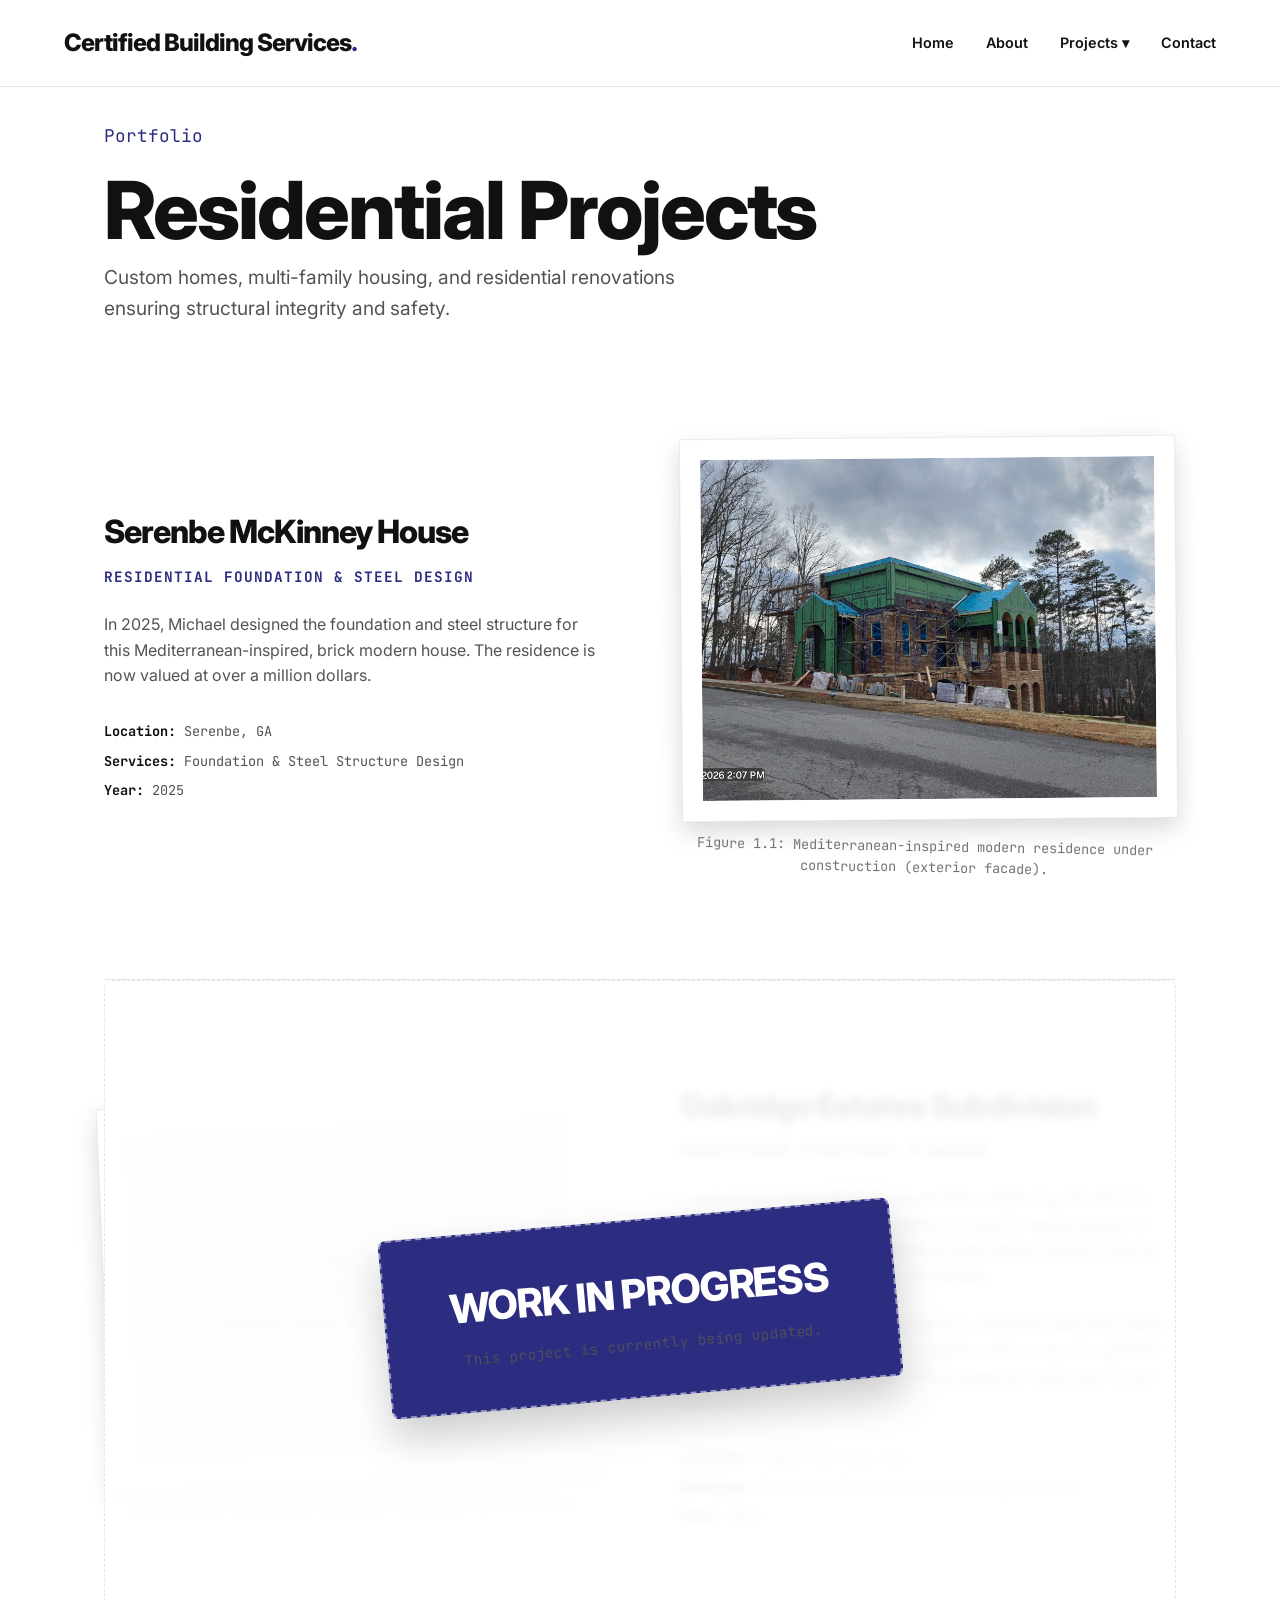
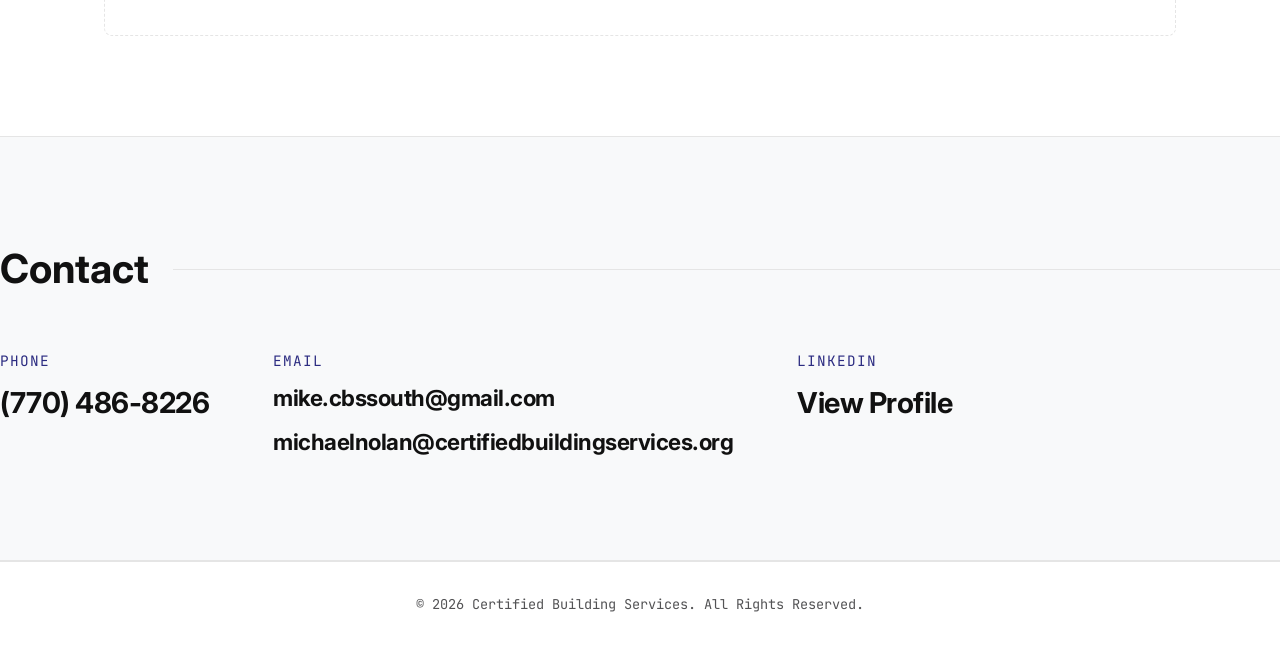
<file: residential.html>
<!DOCTYPE html>
<html lang="en">
<head>
    <meta charset="UTF-8">
    <meta name="viewport" content="width=device-width, initial-scale=1.0">
    <title>Residential Projects | Certified Building Services</title>
    <meta name="description" content="Residential structural engineering projects by Certified Building Services.">
    <link rel="preconnect" href="https://fonts.googleapis.com">
    <link rel="preconnect" href="https://fonts.gstatic.com" crossorigin>
    <link href="https://fonts.googleapis.com/css2?family=Inter:wght@300;400;600;800&family=JetBrains+Mono:wght@400;700&display=swap" rel="stylesheet">
    <link rel="stylesheet" href="style.css?v=1.1">
</head>
<body>
    <nav class="main-nav">
        <div class="logo">Certified Building Services<span>.</span></div>
        <ul class="nav-links">
            <li><a href="index.html">Home</a></li>
            <li><a href="about.html">About</a></li>
            <li class="dropdown">
                <a href="#projects" style="cursor: default;">Projects ▾</a>
                <ul class="dropdown-content">
                    <li><a href="residential.html">Residential</a></li>
                    <li><a href="forensic.html">Forensic</a></li>
                    <li><a href="industrial.html">Industrial</a></li>
                </ul>
            </li>
            <li><a href="contact.html">Contact</a></li>
        </ul>
    </nav>

    <main style="position: relative;">
        <!-- WIP Overlay commented out so the residential portfolio can be viewed -->
        <!--
        <div class="wip-overlay" style="z-index: 90; align-items: flex-start; padding-top: 20vh;">
            <div class="wip-content">
                <h2>WORK IN PROGRESS</h2>
                <p>We are currently updating our project portfolio.</p>
            </div>
        </div>
        -->
        <section class="hero" style="min-height: 45vh; padding-bottom: 0;">
            <div class="hero-content">
                <p class="greeting">Portfolio</p>
                <h1 class="title">Residential Projects</h1>
                <p class="description">
                    Custom homes, multi-family housing, and residential renovations ensuring structural integrity and safety.
                </p>
            </div>
        </section>
        
        <section class="projects" style="padding-top: 0;">
            <!-- Project 1 (Bio on Left, Gallery on Right) -->
            <div class="project-row" style="padding-top: 2rem;">
                <div class="project-bio">
                    <h3>Serenbe McKinney House</h3>
                    <h4>Residential Foundation & Steel Design</h4>
                    <p>In 2025, Michael designed the foundation and steel structure for this Mediterranean-inspired, brick modern house. The residence is now valued at over a million dollars.</p>
                    <ul class="project-meta-list">
                        <li><strong>Location:</strong> Serenbe, GA</li>
                        <li><strong>Services:</strong> Foundation & Steel Structure Design</li>
                        <li><strong>Year:</strong> 2025</li>
                    </ul>
                </div>
                <div class="project-gallery">
                    <div class="framed-photo-gallery-wrapper">
                        <div class="framed-photo carousel" data-carousel-id="r1">
                            <div class="carousel-slides">
                                <div class="carousel-slide active" data-caption="Figure 1.1: Mediterranean-inspired modern residence under construction (exterior facade).">
                                    <img src="serenbe-mckinney-1.jpg" alt="Serenbe McKinney House - Exterior under construction showing brick arches and modern structure">
                                </div>
                                <div class="carousel-slide" data-caption="Figure 1.2: Structural steel I-beam and wood floor joist installation (interior framing).">
                                    <img src="serenbe-mckinney-2.jpg" alt="Serenbe McKinney House - Interior construction showing steel beams and wood framing structure">
                                </div>
                            </div>
                            <button class="carousel-arrow prev" onclick="changeSlide('r1', -1)">&larr;</button>
                            <button class="carousel-arrow next" onclick="changeSlide('r1', 1)">&rarr;</button>
                        </div>
                        <p class="photo-caption">Figure 1.1: Mediterranean-inspired modern residence under construction (exterior facade).</p>
                    </div>
                </div>
            </div>

            <!-- Project 2 (Gallery on Left, Bio on Right) -->
            <div class="project-row" style="position: relative;">
                <div class="wip-overlay" style="z-index: 10; border-radius: 8px; background: rgba(255, 255, 255, 0.92); border: 1px dashed var(--border-color);">
                    <div class="wip-content">
                        <h2 style="font-size: clamp(1.5rem, 4vw, 2.5rem); margin-bottom: 0.5rem; letter-spacing: -1px;">WORK IN PROGRESS</h2>
                        <p style="font-family: 'JetBrains Mono', monospace; font-size: 0.9rem; color: var(--text-secondary);">This project is currently being updated.</p>
                    </div>
                </div>
                <div class="project-gallery">
                    <div class="framed-photo-gallery-wrapper">
                        <div class="framed-photo carousel" data-carousel-id="r2">
                            <div class="carousel-slides">
                                <div class="carousel-slide active">
                                    <div class="empty-photo-placeholder">
                                        <svg width="48" height="48" viewBox="0 0 24 24" fill="none" stroke="currentColor" stroke-width="1.5">
                                            <rect x="3" y="3" width="18" height="18" rx="2" ry="2" />
                                            <circle cx="8.5" cy="8.5" r="1.5" />
                                            <polyline points="21 15 16 10 5 21" />
                                        </svg>
                                        <span>Project Photo 1 (Placeholder)</span>
                                    </div>
                                </div>
                                <div class="carousel-slide">
                                    <div class="empty-photo-placeholder">
                                        <svg width="48" height="48" viewBox="0 0 24 24" fill="none" stroke="currentColor" stroke-width="1.5">
                                            <rect x="3" y="3" width="18" height="18" rx="2" ry="2" />
                                            <circle cx="8.5" cy="8.5" r="1.5" />
                                            <polyline points="21 15 16 10 5 21" />
                                        </svg>
                                        <span>Project Photo 2 (Placeholder)</span>
                                    </div>
                                </div>
                                <div class="carousel-slide">
                                    <div class="empty-photo-placeholder">
                                        <svg width="48" height="48" viewBox="0 0 24 24" fill="none" stroke="currentColor" stroke-width="1.5">
                                            <rect x="3" y="3" width="18" height="18" rx="2" ry="2" />
                                            <circle cx="8.5" cy="8.5" r="1.5" />
                                            <polyline points="21 15 16 10 5 21" />
                                        </svg>
                                        <span>Project Photo 3 (Placeholder)</span>
                                    </div>
                                </div>
                            </div>
                            <button class="carousel-arrow prev" onclick="changeSlide('r2', -1)">&larr;</button>
                            <button class="carousel-arrow next" onclick="changeSlide('r2', 1)">&rarr;</button>
                        </div>
                        <p class="photo-caption">Figure 2.1: Reinforced concrete retaining wall profile.</p>
                    </div>
                </div>
                <div class="project-bio">
                    <h3>Oakridge Estates Subdivision</h3>
                    <h4>Subdivision Structural Planning</h4>
                    <p>Lorem ipsum dolor sit amet, consectetur adipiscing elit. Sed do eiusmod tempor incididunt ut labore et dolore magna aliqua. Ut enim ad minim veniam, quis nostrud exercitation ullamco laboris nisi ut aliquip ex ea commodo consequat.</p>
                    <p>Duis aute irure dolor in reprehenderit in voluptate velit esse cillum dolore eu fugiat nulla pariatur. Excepteur sint occaecat cupidatat non proident, sunt in culpa qui officia deserunt mollit anim id est laborum.</p>
                    <ul class="project-meta-list">
                        <li><strong>Location:</strong> Peachtree City, GA</li>
                        <li><strong>Services:</strong> Retaining Wall & Foundation Engineering</li>
                        <li><strong>Year:</strong> 2023</li>
                    </ul>
                </div>
            </div>

            <!-- Project 3 is commented out for now since there are only two residential projects to select from -->
            <!--
            <div class="project-row">
                <div class="project-bio">
                    <h3>Midtown Condominiums Renovation</h3>
                    <h4>Residential Rehabilitation</h4>
                    <p>Lorem ipsum dolor sit amet, consectetur adipiscing elit. Sed do eiusmod tempor incididunt ut labore et dolore magna aliqua. Ut enim ad minim veniam, quis nostrud exercitation ullamco laboris nisi ut aliquip ex ea commodo consequat.</p>
                    <p>Duis aute irure dolor in reprehenderit in voluptate velit esse cillum dolore eu fugiat nulla pariatur. Excepteur sint occaecat cupidatat non proident, sunt in culpa qui officia deserunt mollit anim id est laborum.</p>
                    <ul class="project-meta-list">
                        <li><strong>Location:</strong> Atlanta, GA</li>
                        <li><strong>Services:</strong> Steel Column Reinforcement & Beam Design</li>
                        <li><strong>Year:</strong> 2024</li>
                    </ul>
                </div>
                <div class="project-gallery">
                    <div class="framed-photo-gallery-wrapper">
                        <div class="framed-photo carousel" data-carousel-id="r3">
                            <div class="carousel-slides">
                                <div class="carousel-slide active">
                                    <div class="empty-photo-placeholder">
                                        <svg width="48" height="48" viewBox="0 0 24 24" fill="none" stroke="currentColor" stroke-width="1.5">
                                            <rect x="3" y="3" width="18" height="18" rx="2" ry="2" />
                                            <circle cx="8.5" cy="8.5" r="1.5" />
                                            <polyline points="21 15 16 10 5 21" />
                                        </svg>
                                        <span>Project Photo 1 (Placeholder)</span>
                                    </div>
                                </div>
                                <div class="carousel-slide">
                                    <div class="empty-photo-placeholder">
                                        <svg width="48" height="48" viewBox="0 0 24 24" fill="none" stroke="currentColor" stroke-width="1.5">
                                            <rect x="3" y="3" width="18" height="18" rx="2" ry="2" />
                                            <circle cx="8.5" cy="8.5" r="1.5" />
                                            <polyline points="21 15 16 10 5 21" />
                                        </svg>
                                        <span>Project Photo 2 (Placeholder)</span>
                                    </div>
                                </div>
                                <div class="carousel-slide">
                                    <div class="empty-photo-placeholder">
                                        <svg width="48" height="48" viewBox="0 0 24 24" fill="none" stroke="currentColor" stroke-width="1.5">
                                            <rect x="3" y="3" width="18" height="18" rx="2" ry="2" />
                                            <circle cx="8.5" cy="8.5" r="1.5" />
                                            <polyline points="21 15 16 10 5 21" />
                                        </svg>
                                        <span>Project Photo 3 (Placeholder)</span>
                                    </div>
                                </div>
                            </div>
                            <button class="carousel-arrow prev" onclick="changeSlide('r3', -1)">&larr;</button>
                            <button class="carousel-arrow next" onclick="changeSlide('r3', 1)">&rarr;</button>
                        </div>
                        <p class="photo-caption">Figure 3.1: Steel portal frame installation detail.</p>
                    </div>
                </div>
            </div>
            -->
        </section>
    </main>

    <section id="contact" class="section section-alt" style="margin-top: 0;">
        <h3 class="section-title">Contact</h3>
        <div class="contact-simple">
            <div class="contact-item-simple">
                <span class="contact-label-simple">Phone</span>
                <a href="tel:7704868226" class="contact-link-simple">(770) 486-8226</a>
            </div>
            <div class="contact-item-simple">
                <span class="contact-label-simple">Email</span>
                <a href="mailto:mike.cbssouth@gmail.com" class="contact-link-simple" style="font-size: clamp(1rem, 2.5vw, 1.4rem);">mike.cbssouth@gmail.com</a>
                <a href="mailto:michaelnolan@certifiedbuildingservices.org" class="contact-link-simple" style="font-size: clamp(1rem, 2.5vw, 1.4rem);">michaelnolan@certifiedbuildingservices.org</a>
            </div>
            <div class="contact-item-simple">
                <span class="contact-label-simple">LinkedIn</span>
                <a href="https://www.linkedin.com/in/michael-nolan-424974412/" target="_blank" rel="noopener noreferrer" class="contact-link-simple">View Profile</a>
            </div>
        </div>
    </section>

    <footer>
        <p>&copy; 2026 Certified Building Services. All Rights Reserved.</p>
    </footer>

    <script src="script.js"></script>
</body>
</html>
</file>
<file: style.css>
:root {
    --bg-color: #ffffff;
    --bg-secondary: #f8f9fa;
    --text-primary: #111111;
    --text-secondary: #535355;
    --accent-color: #2c2c81;
    --border-color: #e5e5e5;
    --card-bg: #f9f9f9;
}

* {
    margin: 0;
    padding: 0;
    box-sizing: border-box;
    scroll-behavior: smooth;
}

body {
    font-family: 'Inter', sans-serif;
    background-color: var(--bg-color);
    color: var(--text-primary);
    line-height: 1.6;
    overflow-x: hidden;
}

/* Navigation */
.main-nav {
    position: fixed;
    top: 0;
    width: 100%;
    padding: 1.5rem 5%;
    display: flex;
    justify-content: space-between;
    align-items: center;
    background: rgba(255, 255, 255, 0.95);
    backdrop-filter: blur(8px);
    border-bottom: 1px solid var(--border-color);
    z-index: 100;
}

.logo {
    font-size: 1.5rem;
    font-weight: 800;
    letter-spacing: -1px;
}

.logo span {
    color: var(--accent-color);
}

.nav-links {
    display: flex;
    list-style: none;
    gap: 2rem;
    align-items: center;
}

.dropdown {
    position: relative;
    display: inline-block;
}

.nav-links a {
    color: var(--text-primary);
    text-decoration: none;
    font-size: 0.9rem;
    font-weight: 600;
    transition: color 0.3s;
}

.nav-links a:hover {
    color: var(--accent-color);
}

.dropdown-content {
    display: none;
    position: absolute;
    background-color: var(--bg-color);
    min-width: 150px;
    box-shadow: 0px 8px 16px 0px rgba(0,0,0,0.1);
    z-index: 101;
    border: 1px solid var(--border-color);
    border-radius: 4px;
    top: 100%;
    left: -10px;
    padding: 0.5rem 0;
}

.dropdown-content li {
    list-style: none;
}

.dropdown-content a {
    padding: 0.8rem 1.2rem;
    display: block;
    font-weight: 400;
}

.dropdown-content a:hover {
    background-color: var(--card-bg);
}

.dropdown:hover .dropdown-content {
    display: block;
}

/* Typography & Layout */
main {
    padding: 0 5%;
    max-width: 1200px;
    margin: 0 auto;
}

.hero {
    min-height: 100vh;
    display: flex;
    align-items: center;
    padding-top: 80px;
}

.hero-content {
    max-width: 800px;
}

/* Homepage Hero (Blueprint Banner) */
.homepage-hero {
    background-image: linear-gradient(rgba(10, 34, 64, 0.92), rgba(10, 34, 64, 0.92)), url("https://images.unsplash.com/photo-1600132806370-bf17e65e942f?auto=format&fit=crop&w=1920&q=80");
    background-size: cover;
    background-position: center;
    background-repeat: no-repeat;
    background-attachment: fixed;
    color: #ffffff;
    margin-left: calc(-50vw + 50%);
    margin-right: calc(-50vw + 50%);
    padding-left: calc(50vw - 50%);
    padding-right: calc(50vw - 50%);
    display: flex;
    justify-content: center;
    align-items: center;
    text-align: center;
}

.homepage-hero .hero-content {
    max-width: 900px;
    margin: 0 auto;
    padding: 2rem;
}

.hero-title {
    font-size: clamp(2.5rem, 6vw, 5rem);
    font-weight: 800;
    line-height: 1.1;
    margin-bottom: 1.5rem;
    letter-spacing: -2px;
    color: #ffffff;
}

.hero-title span {
    color: #3b82f6;
}

.hero-subtitle {
    font-size: clamp(1.1rem, 2.5vw, 1.6rem);
    font-weight: 300;
    line-height: 1.4;
    color: rgba(255, 255, 255, 0.9);
    margin-bottom: 3rem;
    max-width: 750px;
    margin-left: auto;
    margin-right: auto;
}

.hero-actions {
    display: flex;
    gap: 1.5rem;
    justify-content: center;
    flex-wrap: wrap;
}

/* Button Styles */
.btn {
    display: inline-block;
    padding: 0.85rem 2rem;
    font-size: 0.95rem;
    font-weight: 600;
    text-decoration: none;
    border-radius: 4px;
    transition: all 0.3s ease;
    cursor: pointer;
}

.btn-primary {
    background-color: #3b82f6;
    color: #ffffff;
    border: 1px solid #3b82f6;
}

.btn-primary:hover {
    background-color: #2563eb;
    border-color: #2563eb;
    transform: translateY(-2px);
    box-shadow: 0 10px 20px rgba(59, 130, 246, 0.3);
}

.btn-secondary {
    background-color: transparent;
    color: #ffffff;
    border: 1px solid rgba(255, 255, 255, 0.4);
}

.btn-secondary:hover {
    background-color: rgba(255, 255, 255, 0.1);
    border-color: #ffffff;
    transform: translateY(-2px);
}

.greeting {
    font-family: 'JetBrains Mono', monospace;
    color: var(--accent-color);
    margin-bottom: 1rem;
    font-size: 1.1rem;
}

.title {
    font-size: clamp(3rem, 8vw, 5rem);
    font-weight: 800;
    line-height: 1.1;
    margin-bottom: 0.5rem;
    letter-spacing: -2px;
}

.subtitle {
    font-size: clamp(2rem, 5vw, 3.5rem);
    font-weight: 600;
    color: var(--text-secondary);
    line-height: 1.2;
    margin-bottom: 1.5rem;
}

.description {
    font-size: clamp(1rem, 3vw, 1.2rem);
    color: var(--text-secondary);
    max-width: 600px;
    margin-bottom: 2.5rem;
}

/* Buttons */
.cta-group {
    display: flex;
    gap: 1rem;
}

.btn {
    padding: 0.8rem 1.5rem;
    border-radius: 4px;
    font-weight: 600;
    text-decoration: none;
    transition: all 0.3s ease;
    font-family: 'JetBrains Mono', monospace;
    font-size: 0.9rem;
}

.primary-btn {
    background-color: var(--accent-color);
    color: white;
}

.primary-btn:hover {
    background-color: #000055;
    transform: translateY(-2px);
}

.secondary-btn {
    background: transparent;
    color: var(--text-primary);
    border: 1px solid var(--border-color);
}

.secondary-btn:hover {
    background: var(--card-bg);
    border-color: var(--text-secondary);
}

/* Projects Section */
.projects {
    padding: 100px 0;
}

.section-title {
    font-size: clamp(1.8rem, 5vw, 2.5rem);
    margin-bottom: 3rem;
    display: flex;
    align-items: center;
}

.section-title::after {
    content: '';
    display: block;
    height: 1px;
    background: var(--border-color);
    flex-grow: 1;
    margin-left: 1.5rem;
}

.project-grid {
    display: grid;
    grid-template-columns: repeat(auto-fit, minmax(300px, 1fr));
    gap: 2rem;
}

.project-card {
    background: var(--card-bg);
    border: 1px solid var(--border-color);
    border-radius: 4px;
    overflow: hidden;
    padding: 0;
    transition: transform 0.3s ease, box-shadow 0.3s ease, border-color 0.3s ease;
}

.project-card:hover {
    transform: translateY(-5px);
    box-shadow: 0 15px 35px rgba(0, 0, 0, 0.08);
    border-color: var(--accent-color);
}

.project-card-image {
    width: 100%;
    height: 180px;
    object-fit: cover;
    border-bottom: 1px solid var(--border-color);
    transition: transform 0.5s ease;
}

.project-card:hover .project-card-image {
    transform: scale(1.03);
}

.project-content {
    padding: 2rem;
}

.project-content h4 {
    font-size: clamp(1.2rem, 3.5vw, 1.4rem);
    margin-bottom: 1rem;
}

.project-content p {
    color: var(--text-secondary);
    margin-bottom: 1.5rem;
    font-size: 0.95rem;
}

.tech-stack {
    display: flex;
    gap: 1rem;
    list-style: none;
    font-family: 'JetBrains Mono', monospace;
    font-size: 0.8rem;
    color: var(--accent-color);
}

/* Reusable Section styles for clear division */
.section {
    padding: 100px 0;
}

.section-alt {
    background-color: var(--bg-secondary);
    border-top: 1px solid var(--border-color);
    border-bottom: 1px solid var(--border-color);
    margin-left: calc(-50vw + 50%);
    margin-right: calc(-50vw + 50%);
    padding-left: calc(50vw - 50%);
    padding-right: calc(50vw - 50%);
    padding-top: 100px;
    padding-bottom: 100px;
}#about {
    background-image: linear-gradient(rgba(10, 34, 64, 0.92), rgba(10, 34, 64, 0.92)), url("https://images.unsplash.com/photo-1600132806370-bf17e65e942f?auto=format&fit=crop&w=1920&q=80");
    background-size: cover;
    background-position: center;
    background-attachment: fixed;
    background-repeat: no-repeat;
    color: #ffffff;
    margin-left: calc(-50vw + 50%);
    margin-right: calc(-50vw + 50%);
    padding-left: calc(50vw - 50%);
    padding-right: calc(50vw - 50%);
    padding-top: 140px;
    padding-bottom: 100px;
}

#about .title {
    color: #ffffff;
}

#about .about-content p {
    color: rgba(255, 255, 255, 0.9);
}

#about .highlight-item {
    background: rgba(255, 255, 255, 0.08);
    border: 1px solid rgba(255, 255, 255, 0.15);
    border-left: 4px solid #ffffff;
}

#about .highlight-item h5 {
    color: #ffffff;
}

#about .highlight-item p {
    color: rgba(255, 255, 255, 0.7);
}

/* About Section */
.about-grid {
    display: grid;
    grid-template-columns: 0.9fr 1.1fr;
    gap: 4rem;
    align-items: center;
}

@media (max-width: 768px) {
    .about-grid {
        grid-template-columns: 1fr;
        gap: 3rem;
    }
}

.about-image-wrapper {
    display: flex;
    justify-content: center;
    align-items: center;
}

.framed-photo {
    background: #ffffff;
    padding: 1.25rem;
    border: 1px solid rgba(0, 0, 0, 0.08);
    box-shadow: 0 15px 35px rgba(0, 0, 0, 0.08), 0 5px 15px rgba(0, 0, 0, 0.04);
    transform: rotate(-1.5deg);
    transition: transform 0.4s cubic-bezier(0.165, 0.84, 0.44, 1), box-shadow 0.4s ease;
    max-width: 100%;
}

.framed-photo:hover {
    transform: rotate(0deg) scale(1.02);
    box-shadow: 0 20px 40px rgba(0, 0, 0, 0.12), 0 8px 20px rgba(0, 0, 0, 0.06);
}

.framed-photo img {
    display: block;
    width: 100%;
    height: auto;
    max-height: 480px;
    object-fit: cover;
}

.about-content h4 {
    font-size: 1.1rem;
    font-family: 'JetBrains Mono', monospace;
    color: var(--accent-color);
    margin-bottom: 0.75rem;
    text-transform: uppercase;
    letter-spacing: 1px;
}

.about-content h3 {
    font-size: clamp(1.6rem, 5vw, 2.2rem);
    font-weight: 800;
    line-height: 1.2;
    margin-bottom: 1.5rem;
    letter-spacing: -0.5px;
}

.about-content p {
    color: var(--text-secondary);
    font-size: 1.05rem;
    margin-bottom: 1.25rem;
}

.about-highlights {
    margin-top: 2rem;
    display: grid;
    grid-template-columns: 1fr 1fr;
    gap: 1.5rem;
}

.highlight-item {
    background: var(--bg-color);
    padding: 1.25rem;
    border-left: 4px solid var(--accent-color);
    box-shadow: 0 4px 12px rgba(0,0,0,0.02);
    border-top: 1px solid var(--border-color);
    border-right: 1px solid var(--border-color);
    border-bottom: 1px solid var(--border-color);
}

.highlight-item h5 {
    font-size: 1rem;
    font-weight: 600;
    margin-bottom: 0.25rem;
    color: var(--text-primary);
}

.highlight-item p {
    font-size: 0.85rem;
    color: var(--text-secondary);
    margin: 0;
}

/* Contact Section */
.contact-grid {
    display: grid;
    grid-template-columns: 1.2fr 0.8fr;
    gap: 4rem;
}

@media (max-width: 768px) {
    .contact-grid {
        grid-template-columns: 1fr;
        gap: 3rem;
    }
}

.contact-form-container {
    background: var(--bg-color);
}

.form-group {
    margin-bottom: 1.5rem;
}

.form-group label {
    display: block;
    font-size: 0.85rem;
    font-weight: 600;
    margin-bottom: 0.5rem;
    text-transform: uppercase;
    letter-spacing: 0.5px;
    font-family: 'JetBrains Mono', monospace;
    color: var(--text-secondary);
}

.form-control {
    width: 100%;
    padding: 0.85rem 1rem;
    border: 1px solid var(--border-color);
    border-radius: 4px;
    font-family: inherit;
    font-size: 0.95rem;
    background: var(--card-bg);
    transition: all 0.3s ease;
}

.form-control:focus {
    outline: none;
    border-color: var(--accent-color);
    background: #ffffff;
    box-shadow: 0 0 0 3px rgba(44, 44, 129, 0.1);
}

textarea.form-control {
    resize: vertical;
    min-height: 150px;
}

.contact-info-container {
    display: flex;
    flex-direction: column;
    gap: 1.5rem;
}

.info-card {
    background: var(--card-bg);
    border: 1px solid var(--border-color);
    padding: 1.5rem;
    border-radius: 4px;
}

.info-card h4 {
    font-size: 1.1rem;
    font-weight: 600;
    margin-bottom: 0.5rem;
    color: var(--accent-color);
    font-family: 'JetBrains Mono', monospace;
}

.info-card p {
    color: var(--text-secondary);
    font-size: 0.95rem;
    margin: 0;
    line-height: 1.5;
}

/* Simple Contact Layout */
.contact-simple {
    display: flex;
    gap: 4rem;
    margin-top: 2rem;
}

@media (max-width: 768px) {
    .contact-simple {
        flex-direction: column;
        gap: 2rem;
    }
}

.contact-item-simple {
    display: flex;
    flex-direction: column;
    gap: 0.5rem;
}

.contact-label-simple {
    font-family: 'JetBrains Mono', monospace;
    font-size: 0.9rem;
    color: var(--accent-color);
    text-transform: uppercase;
    letter-spacing: 1px;
}

.contact-link-simple {
    font-size: clamp(1.2rem, 3vw, 1.8rem);
    font-weight: 700;
    color: var(--text-primary);
    text-decoration: none;
    transition: color 0.3s ease;
    letter-spacing: -0.5px;
}

.contact-link-simple:hover {
    color: var(--accent-color);
}

/* Project Details Layout & Galleries */
.project-row {
    display: grid;
    grid-template-columns: 1fr 1fr;
    gap: 5rem;
    align-items: center;
    padding: 100px 0;
}

.project-row:not(:last-child) {
    border-bottom: 1px solid var(--border-color);
}

.project-bio h3 {
    font-size: clamp(1.5rem, 4.5vw, 2rem);
    font-weight: 800;
    margin-bottom: 0.5rem;
    letter-spacing: -1px;
}

.project-bio h4 {
    font-family: 'JetBrains Mono', monospace;
    font-size: 0.9rem;
    color: var(--accent-color);
    text-transform: uppercase;
    letter-spacing: 1px;
    margin-bottom: 1.5rem;
}

.project-bio p {
    color: var(--text-secondary);
    margin-bottom: 1.5rem;
}

.project-meta-list {
    list-style: none;
    padding: 0;
    margin: 2rem 0 0 0;
    font-family: 'JetBrains Mono', monospace;
    font-size: 0.85rem;
}

.project-meta-list li {
    margin-bottom: 0.5rem;
    color: var(--text-secondary);
}

.project-meta-list strong {
    color: var(--text-primary);
}

/* Polaroid-Style Carousel */
.framed-photo-gallery-wrapper {
    display: flex;
    flex-direction: column;
    align-items: center;
    transform: rotate(1deg);
    transition: transform 0.5s cubic-bezier(0.2, 1, 0.3, 1);
    max-width: 100%;
}

.framed-photo-gallery-wrapper:hover {
    transform: rotate(0deg) scale(1.02);
}

.project-row:nth-child(even) .framed-photo-gallery-wrapper {
    transform: rotate(-1deg);
}

.project-row:nth-child(even) .framed-photo-gallery-wrapper:hover {
    transform: rotate(0deg) scale(1.02);
}

.framed-photo.carousel {
    position: relative;
    cursor: pointer;
    overflow: hidden;
    background: #ffffff;
    padding: 1.25rem;
    box-shadow: 0 10px 25px rgba(0, 0, 0, 0.15);
    border-radius: 2px;
    width: 100%;
}

.carousel-slides {
    position: relative;
    width: 100%;
    aspect-ratio: 4 / 3;
    overflow: hidden;
}

.carousel-slide {
    position: absolute;
    top: 0;
    left: 0;
    width: 100%;
    height: 100%;
    opacity: 0;
    transition: opacity 0.5s ease-in-out;
    pointer-events: none;
}

.carousel-slide.active {
    opacity: 1;
    pointer-events: auto;
}

.carousel-slide img {
    width: 100%;
    height: 100%;
    object-fit: cover;
}

/* Empty Photo Placeholder */
.empty-photo-placeholder {
    width: 100%;
    height: 100%;
    background-color: #f1f3f5;
    border: 1px dashed var(--border-color);
    display: flex;
    flex-direction: column;
    align-items: center;
    justify-content: center;
    color: var(--text-secondary);
    font-family: 'JetBrains Mono', monospace;
    font-size: 0.9rem;
    transition: background-color 0.3s ease;
    user-select: none;
    text-align: center;
    padding: 1rem;
}

.empty-photo-placeholder svg {
    margin-bottom: 0.75rem;
    color: var(--text-secondary);
    opacity: 0.5;
}

.framed-photo.carousel:hover .empty-photo-placeholder {
    background-color: #e9ecef;
}

/* Arrows */
.carousel-arrow {
    position: absolute;
    top: 50%;
    transform: translateY(-50%);
    background: rgba(0, 0, 0, 0.6);
    color: #ffffff;
    border: none;
    width: 40px;
    height: 40px;
    border-radius: 50%;
    font-size: 1.2rem;
    display: flex;
    align-items: center;
    justify-content: center;
    cursor: pointer;
    opacity: 0;
    transition: opacity 0.3s ease, background 0.3s ease, transform 0.2s ease;
    z-index: 10;
}

.carousel-arrow:active {
    transform: translateY(-50%) scale(0.9);
}

.framed-photo.carousel:hover .carousel-arrow {
    opacity: 1;
}

.carousel-arrow:hover {
    background: var(--accent-color);
}

.carousel-arrow.prev {
    left: 2rem;
}

.carousel-arrow.next {
    right: 2rem;
}

/* Photo Caption */
.photo-caption {
    font-size: 0.85rem;
    color: var(--text-secondary);
    text-align: center;
    margin-top: 1rem;
    font-family: 'JetBrains Mono', monospace;
    opacity: 0.8;
}

@media (max-width: 768px) {
    .main-nav {
        padding: 0.8rem 5%;
        flex-direction: column;
        gap: 0.5rem;
    }
    
    .logo {
        font-size: 1.15rem;
    }
    
    .nav-links {
        gap: 1rem;
    }
    
    .hero {
        padding-top: 100px !important;
        min-height: auto !important;
        padding-bottom: 1.5rem;
    }

    .section, .section-alt {
        padding-top: 50px !important;
        padding-bottom: 50px !important;
    }

    .section-alt {
        margin-left: 0 !important;
        margin-right: 0 !important;
        padding-left: 1.5rem !important;
        padding-right: 1.5rem !important;
        border-radius: 6px;
    }

    .contact-link-simple {
        font-size: clamp(1rem, 4vw, 1.4rem) !important;
        word-break: break-all;
    }

    .project-row {
        grid-template-columns: 1fr;
        gap: 3rem;
        padding: 60px 0;
    }
    
    .project-row:nth-child(even) .project-gallery {
        grid-row: 1;
    }
}

/* Work In Progress Overlay */
.wip-overlay {
    position: absolute;
    top: 0;
    left: 0;
    width: 100%;
    height: 100%;
    background: rgba(255, 255, 255, 0.85);
    backdrop-filter: blur(5px);
    z-index: 10;
    display: flex;
    justify-content: center;
    align-items: center;
    text-align: center;
}

.wip-content {
    background: var(--accent-color);
    color: white;
    padding: 2.5rem 4rem;
    border-radius: 8px;
    box-shadow: 0 20px 40px rgba(0, 0, 0, 0.2);
    transform: rotate(-5deg);
    border: 2px dashed rgba(255, 255, 255, 0.5);
    transition: transform 0.3s ease;
}

.wip-content:hover {
    transform: rotate(0deg) scale(1.05);
}

.wip-content h2 {
    font-size: clamp(2rem, 5vw, 3rem);
    font-weight: 800;
    letter-spacing: 2px;
    margin-bottom: 0.5rem;
    text-transform: uppercase;
}

.wip-content p {
    font-family: 'JetBrains Mono', monospace;
    font-size: 1.1rem;
    opacity: 0.9;
}

/* Footer */
footer {
    text-align: center;
    padding: 2rem;
    color: var(--text-secondary);
    border-top: 1px solid var(--border-color);
    font-family: 'JetBrains Mono', monospace;
    font-size: 0.85rem;
}
</file>
